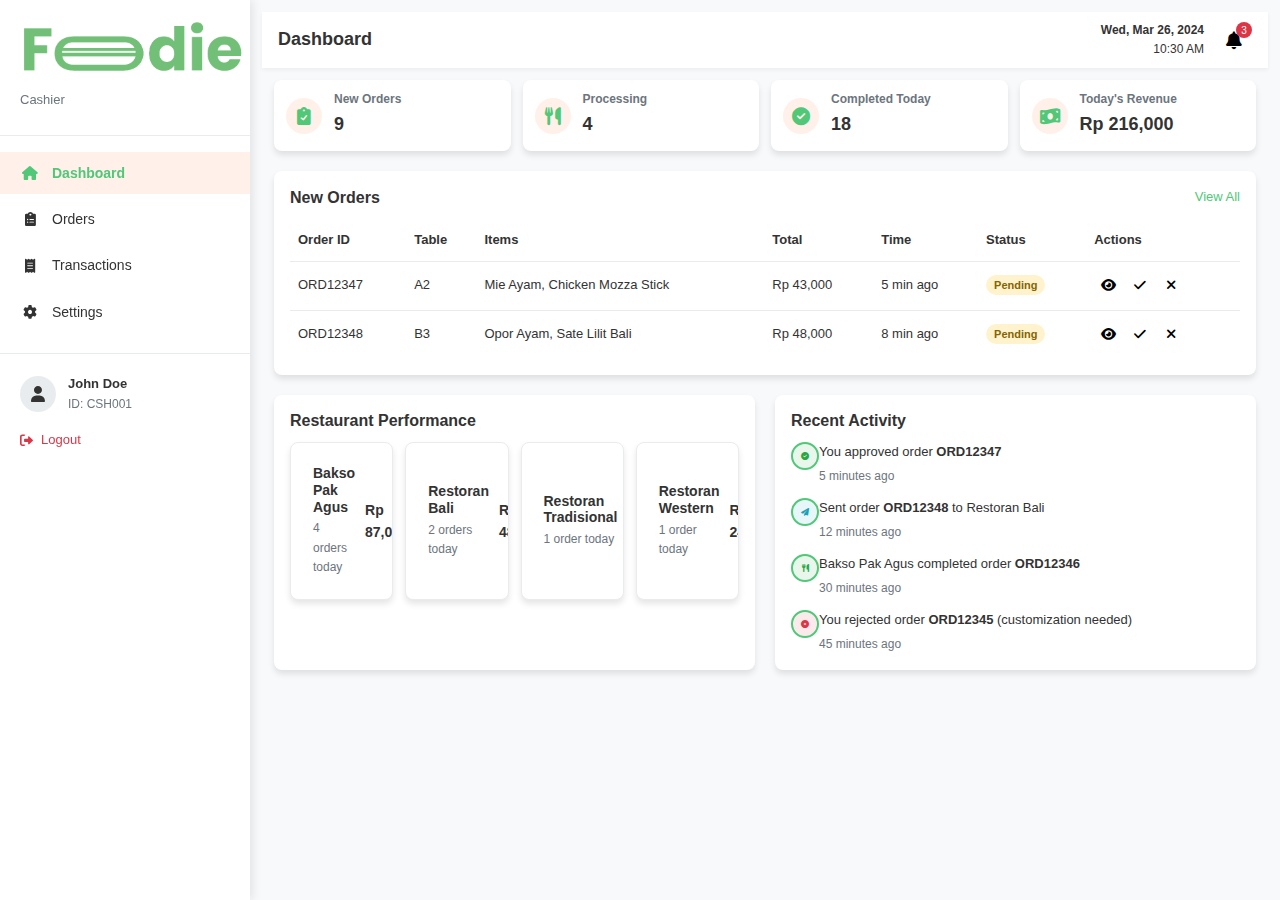
<file: cashier/index.html>
<!DOCTYPE html>
<html lang="en">
<head>
    <meta charset="UTF-8">
    <meta name="viewport" content="width=device-width, initial-scale=1.0">
    <title>Foodie - Cashier Dashboard</title>
    <link rel="stylesheet" href="../css/style.css">
    <link rel="stylesheet" href="https://cdnjs.cloudflare.com/ajax/libs/font-awesome/6.0.0-beta3/css/all.min.css">
</head>
<body class="dashboard-page">
    <aside class="sidebar">
        <div class="sidebar-header">
            <img class="logo" src="../assets/logo/LogoFoodie.png" alt="" srcset="">
            <p class="role">Cashier</p>
        </div>
        
        <nav class="sidebar-nav">
            <ul>
                <li class="active"><a href="index.html"><i class="fas fa-home"></i> Dashboard</a></li>
                <li><a href="orders.html"><i class="fas fa-clipboard-list"></i> Orders</a></li>
                <li><a href="transactions.html"><i class="fas fa-receipt"></i> Transactions</a></li>
                <li><a href="settings.html"><i class="fas fa-cog"></i> Settings</a></li>
            </ul>
        </nav>
        
        <div class="sidebar-footer">
            <div class="user-info">
                <div class="user-avatar">
                    <i class="fas fa-user"></i>
                </div>
                <div class="user-details">
                    <p id="user-name">John Doe</p>
                    <p id="user-id">ID: CSH001</p>
                </div>
            </div>
            <a href="../login_cashier.html" class="logout-button"><i class="fas fa-sign-out-alt"></i> Logout</a>
        </div>
    </aside>
    
    <main class="main-content">
        <header class="dashboard-header">
            <div class="header-left">
                <button id="toggle-sidebar" class="toggle-sidebar">
                    <i class="fas fa-bars"></i>
                </button>
                <h2>Dashboard</h2>
            </div>
            <div class="header-right">
                <div class="date-time">
                    <span id="current-date">Wed, Mar 26, 2024</span>
                    <span id="current-time">10:30 AM</span>
                </div>
                <div class="notifications">
                    <button id="notification-button" class="notification-button">
                        <i class="fas fa-bell"></i>
                        <span class="notification-badge">3</span>
                    </button>
                </div>
            </div>
        </header>
        
        <div class="dashboard-container">
            <div class="stats-cards">
                <div class="stat-card">
                    <div class="stat-icon">
                        <i class="fas fa-clipboard-check"></i>
                    </div>
                    <div class="stat-info">
                        <h3>New Orders</h3>
                        <p id="new-orders-count">9</p>
                    </div>
                </div>
                
                <div class="stat-card">
                    <div class="stat-icon">
                        <i class="fas fa-utensils"></i>
                    </div>
                    <div class="stat-info">
                        <h3>Processing</h3>
                        <p id="processing-orders-count">4</p>
                    </div>
                </div>
                
                <div class="stat-card">
                    <div class="stat-icon">
                        <i class="fas fa-check-circle"></i>
                    </div>
                    <div class="stat-info">
                        <h3>Completed Today</h3>
                        <p id="completed-orders-count">18</p>
                    </div>
                </div>
                
                <div class="stat-card">
                    <div class="stat-icon">
                        <i class="fas fa-money-bill-wave"></i>
                    </div>
                    <div class="stat-info">
                        <h3>Today's Revenue</h3>
                        <p id="today-revenue">Rp 216,000</p>
                    </div>
                </div>
            </div>
            
            <div class="orders-section">
                <div class="section-header">
                    <h3>New Orders</h3>
                    <a href="orders.html" class="view-all">View All</a>
                </div>
                
                <div class="orders-table-container">
                    <table class="orders-table">
                        <thead>
                            <tr>
                                <th>Order ID</th>
                                <th>Table</th>
                                <th>Items</th>
                                <th>Total</th>
                                <th>Time</th>
                                <th>Status</th>
                                <th>Actions</th>
                            </tr>
                        </thead>
                        <tbody id="new-orders-table">
                            <tr>
                                <td>ORD12347</td>
                                <td>A2</td>
                                <td>Mie Ayam, Chicken Mozza Stick</td>
                                <td>Rp 43,000</td>
                                <td>5 min ago</td>
                                <td><span class="status-badge pending">Pending</span></td>
                                <td>
                                    <button class="action-button view-button"><i class="fas fa-eye"></i></button>
                                    <button class="action-button approve-button"><i class="fas fa-check"></i></button>
                                    <button class="action-button reject-button"><i class="fas fa-times"></i></button>
                                </td>
                            </tr>
                            <tr>
                                <td>ORD12348</td>
                                <td>B3</td>
                                <td>Opor Ayam, Sate Lilit Bali</td>
                                <td>Rp 48,000</td>
                                <td>8 min ago</td>
                                <td><span class="status-badge pending">Pending</span></td>
                                <td>
                                    <button class="action-button view-button"><i class="fas fa-eye"></i></button>
                                    <button class="action-button approve-button"><i class="fas fa-check"></i></button>
                                    <button class="action-button reject-button"><i class="fas fa-times"></i></button>
                                </td>
                            </tr>
                        </tbody>
                    </table>
                </div>
            </div>
            
            <div class="dashboard-bottom">
                <div class="restaurant-performance">
                    <div class="section-header">
                        <h3>Restaurant Performance</h3>
                    </div>
                    <div class="restaurant-stats">
                        <div class="restaurant-card">
                            <div class="restaurant-info">
                                <h4>Bakso Pak Agus</h4>
                                <p>4 orders today</p>
                            </div>
                            <div class="restaurant-revenue">
                                <p>Rp 87,000</p>
                            </div>
                        </div>
                        <div class="restaurant-card">
                            <div class="restaurant-info">
                                <h4>Restoran Bali</h4>
                                <p>2 orders today</p>
                            </div>
                            <div class="restaurant-revenue">
                                <p>Rp 48,000</p>
                            </div>
                        </div>
                        <div class="restaurant-card">
                            <div class="restaurant-info">
                                <h4>Restoran Tradisional</h4>
                                <p>1 order today</p>
                            </div>
                            <div class="restaurant-revenue">
                                <p>Rp 24,000</p>
                            </div>
                        </div>
                        <div class="restaurant-card">
                            <div class="restaurant-info">
                                <h4>Restoran Western</h4>
                                <p>1 order today</p>
                            </div>
                            <div class="restaurant-revenue">
                                <p>Rp 24,000</p>
                            </div>
                        </div>
                    </div>
                </div>
                
                <div class="recent-activity">
                    <div class="section-header">
                        <h3>Recent Activity</h3>
                    </div>
                    <div class="activity-list">
                        <div class="activity-item">
                            <div class="activity-icon approve-icon">
                                <i class="fas fa-check-circle"></i>
                            </div>
                            <div class="activity-details">
                                <p class="activity-text">You approved order <strong>ORD12347</strong></p>
                                <p class="activity-time">5 minutes ago</p>
                            </div>
                        </div>
                        <div class="activity-item">
                            <div class="activity-icon send-icon">
                                <i class="fas fa-paper-plane"></i>
                            </div>
                            <div class="activity-details">
                                <p class="activity-text">Sent order <strong>ORD12348</strong> to Restoran Bali</p>
                                <p class="activity-time">12 minutes ago</p>
                            </div>
                        </div>
                        <div class="activity-item">
                            <div class="activity-icon complete-icon">
                                <i class="fas fa-utensils"></i>
                            </div>
                            <div class="activity-details">
                                <p class="activity-text">Bakso Pak Agus completed order <strong>ORD12346</strong></p>
                                <p class="activity-time">30 minutes ago</p>
                            </div>
                        </div>
                        <div class="activity-item">
                            <div class="activity-icon reject-icon">
                                <i class="fas fa-times-circle"></i>
                            </div>
                            <div class="activity-details">
                                <p class="activity-text">You rejected order <strong>ORD12345</strong> (customization needed)</p>
                                <p class="activity-time">45 minutes ago</p>
                            </div>
                        </div>
                    </div>
                </div>
            </div>
        </div>
    </main>
</body>
</html>
</file>
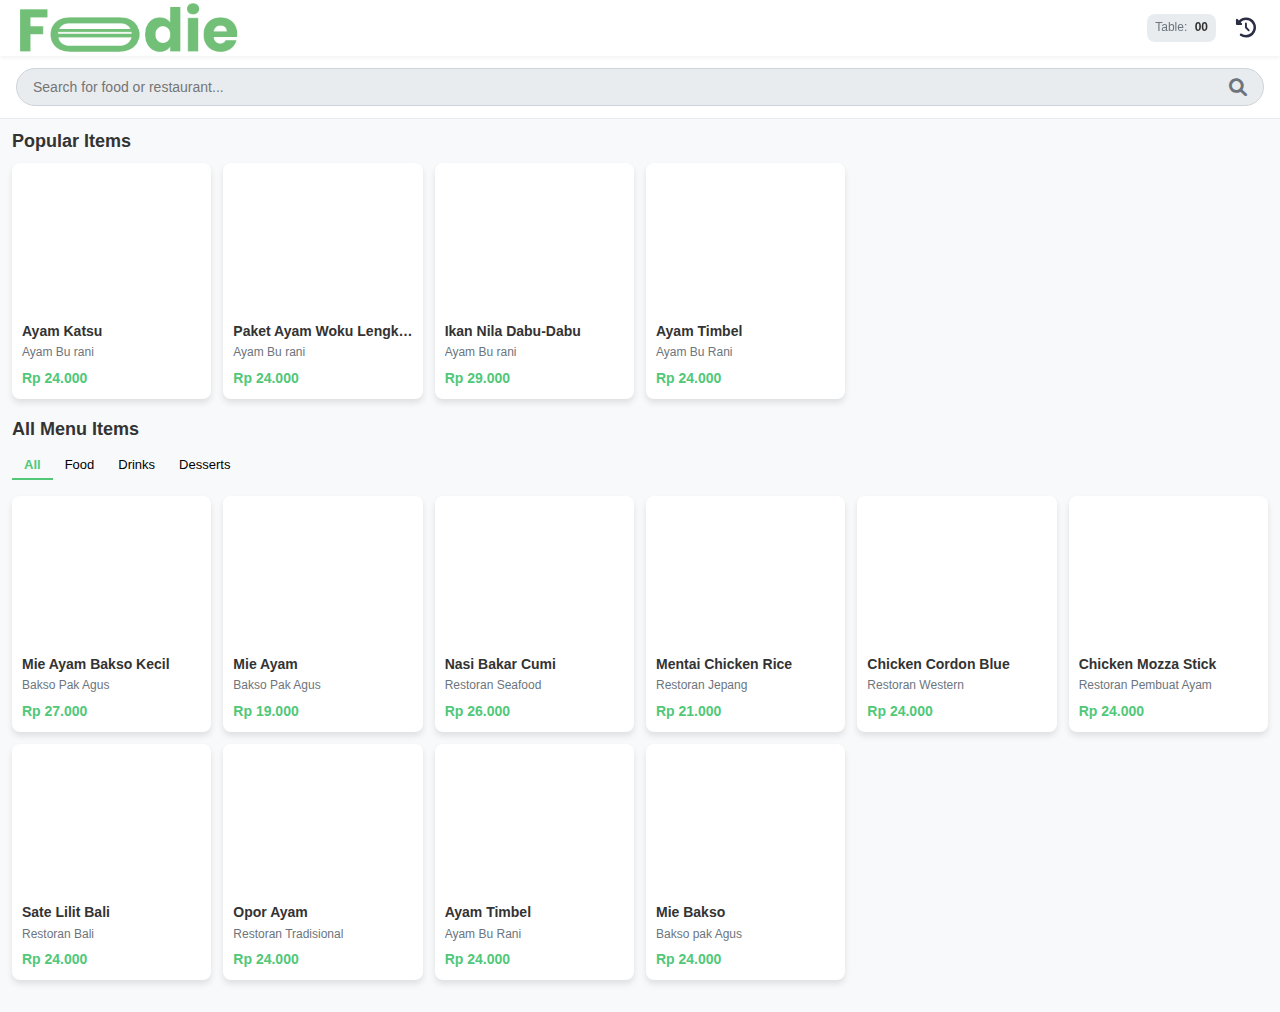
<file: customer/index.html>
<!DOCTYPE html>
<html lang="en">
<head>
    <meta charset="UTF-8">
    <meta name="viewport" content="width=device-width, initial-scale=1.0">
    <title>Foodie - Menu</title>
    <link rel="stylesheet" href="../css/style.css">
    <link rel="stylesheet" href="https://cdnjs.cloudflare.com/ajax/libs/font-awesome/6.0.0-beta3/css/all.min.css">
</head>
<body>
    <header>
        <div class="header-container">
            <div class="header-left">
                <img class="logo" src="../assets/logo/LogoFoodie.png" alt="" srcset="">
            </div>
            <div class="header-right">
                <div class="table-info">
                    <span class="table-label">Table:</span>
                    <span id="table-id" class="table-id">##</span>
                </div>
                <div class="history-button">
                    <a href="history.html"><i class="fas fa-history"></i></a>
                </div>
            </div>
        </div>
    </header>
    
    <div class="search-container">
        <div class="search-bar">
            <input type="text" id="search-input" placeholder="Search for food or restaurant...">
            <button id="search-button"><i class="fas fa-search"></i></button>
        </div>
    </div>
    
    <main>
        <section class="restaurants-section" style="display: none;">
            <h2>Choose a Restaurant</h2>
            <div class="restaurant-list" id="restaurant-list">
                <div class="restaurant-card">
                    <div class="restaurant-image" style="background-image: url('../assets/restaurant-1.jpg')"></div>
                    <div class="restaurant-info">
                        <h3 class="restaurant-name">Warung Padang</h3>
                        <p class="restaurant-category">Indonesian</p>
                        <div class="restaurant-rating">
                            <span class="rating-star"><i class="fas fa-star"></i></span>
                            <span>4.5</span>
                        </div>
                    </div>
                </div>
                <div class="restaurant-card">
                    <div class="restaurant-image" style="background-image: url('../assets/restaurant-2.jpg')"></div>
                    <div class="restaurant-info">
                        <h3 class="restaurant-name">Sushi Corner</h3>
                        <p class="restaurant-category">Japanese</p>
                        <div class="restaurant-rating">
                            <span class="rating-star"><i class="fas fa-star"></i></span>
                            <span>4.3</span>
                        </div>
                    </div>
                </div>
                <div class="restaurant-card">
                    <div class="restaurant-image" style="background-image: url('../assets/restaurant-3.jpg')"></div>
                    <div class="restaurant-info">
                        <h3 class="restaurant-name">Burger House</h3>
                        <p class="restaurant-category">Fast Food</p>
                        <div class="restaurant-rating">
                            <span class="rating-star"><i class="fas fa-star"></i></span>
                            <span>4.1</span>
                        </div>
                    </div>
                </div>
                <div class="restaurant-card">
                    <div class="restaurant-image" style="background-image: url('../assets/restaurant-4.jpg')"></div>
                    <div class="restaurant-info">
                        <h3 class="restaurant-name">Coffee Haven</h3>
                        <p class="restaurant-category">Cafe</p>
                        <div class="restaurant-rating">
                            <span class="rating-star"><i class="fas fa-star"></i></span>
                            <span>4.7</span>
                        </div>
                    </div>
                </div>
            </div>
        </section>
        
        <section class="popular-items-section">
            <h2>Popular Items</h2>
            <div class="menu-items" id="popular-items">
                <div class="menu-item"  onclick="redirectToDetail(this)">
                    <div class="menu-item-image" style="background-image: url('https://i.gojekapi.com/darkroom/gofood-indonesia/v2/images/uploads/e742f588-70bd-49df-8b46-95505b8a266b_Go-Biz_20221107_095331.jpeg?auto=format')"></div>
                    <div class="menu-item-info">
                        <p class="menu-item-desc" style="display: none;">Nasi + katsu</p>
                        <h3 class="menu-item-name">Ayam Katsu</h3>
                        <p class="menu-item-restaurant">Ayam Bu rani</p>
                        <p class="menu-item-price">Rp 24.000</p>
                    </div>
                </div>
                <div class="menu-item"  onclick="redirectToDetail(this)">
                    <div class="menu-item-image" style="background-image: url('https://i.gojekapi.com/darkroom/gofood-indonesia/v2/images/uploads/9242910b-d13d-4093-9782-3e118c8ab527_Go-Biz_20230320_165702.jpeg?auto=format')"></div>
                    <div class="menu-item-info">
                        <h3 class="menu-item-name">Paket Ayam Woku Lengkap</h3>
                        <p class="menu-item-desc" style="display: none;">Nasi + Ayam Woku/Dabu2/Saus Tiram + Tahu + Tempe</p>
                        <p class="menu-item-restaurant">Ayam Bu rani</p>
                        <p class="menu-item-price">Rp 24.000</p>
                    </div>
                </div>
                <div class="menu-item"  onclick="redirectToDetail(this)">
                    <div class="menu-item-image" style="background-image: url('https://i.gojekapi.com/darkroom/gofood-indonesia/v2/images/uploads/7b989d97-45f6-4667-a9e4-d4f5976f0f00_Go-Biz_20230320_172239.jpeg?auto=format')"></div>
                    <div class="menu-item-info">
                        <p class="menu-item-desc" style="display: none;">Nasi + Ikan Nila + Tahu + Tempe + Sambal</p>
                        <h3 class="menu-item-name">Ikan Nila Dabu-Dabu</h3>
                        <p class="menu-item-restaurant">Ayam Bu rani</p>
                        <p class="menu-item-price">Rp 29.000</p>
                    </div>
                </div>
                <div class="menu-item"  onclick="redirectToDetail(this)">
                    <div class="menu-item-image" style="background-image: url('https://i.gojekapi.com/darkroom/gofood-indonesia/v2/images/uploads/8f03edd0-cf1a-43ad-996d-9e761a5d6989_Go-Biz_20240209_112217.jpeg?auto=format')"></div>
                    <div class="menu-item-info">
                        <h3 class="menu-item-name">Ayam Timbel</h3>
                        <p class="menu-item-desc" style="display: none;">Ayam Timbel + Nasi + Tahu dan Tempe + Sambal</p>
                        <p class="menu-item-restaurant">Ayam Bu Rani</p>
                        <p class="menu-item-price">Rp 24.000</p>
                    </div>
                </div>
            </div>
        </section>
        
        <section class="menu-section" id="menu-section">
            <h2>All Menu Items</h2>
            <div class="category-tabs">
                <button class="category-tab active" data-category="all">All</button>
                <button class="category-tab" data-category="food">Food</button>
                <button class="category-tab" data-category="drink">Drinks</button>
                <button class="category-tab" data-category="dessert">Desserts</button>
            </div>
            <div class="menu-items" id="menu-items">
                <div class="menu-item"  onclick="redirectToDetail(this)">
                    <div class="menu-item-image" style="background-image: url('https://i.gojekapi.com/darkroom/gofood-indonesia/v2/images/uploads/b1efd145-a7aa-485c-afa1-557545510659_Go-Biz_20240209_115317.jpeg?auto=format')"></div>
                    <div class="menu-item-info">
                        <h3 class="menu-item-name">Mie Ayam Bakso Kecil</h3>
                        <p class="menu-item-desc" style="display: none;">Mie Ayam + Bakso Kecil (5 Biji)</p>
                        <p class="menu-item-restaurant">Bakso Pak Agus</p>
                        <p class="menu-item-price">Rp 27.000</p>
                    </div>
                </div>
                <div class="menu-item"  onclick="redirectToDetail(this)">
                    <div class="menu-item-image" style="background-image: url('https://i.gojekapi.com/darkroom/gofood-indonesia/v2/images/uploads/54912b49-c99a-4495-8982-91144b405d18_Go-Biz_20240209_115112.jpeg?auto=format')"></div>
                    <div class="menu-item-info">
                        <h3 class="menu-item-name">Mie Ayam</h3>
                        <p class="menu-item-desc" style="display: none;">Mie Ayam Saja</p>
                        <p class="menu-item-restaurant">Bakso Pak Agus</p>
                        <p class="menu-item-price">Rp 19.000</p>
                    </div>
                </div>
                <div class="menu-item"  onclick="redirectToDetail(this)">
                    <div class="menu-item-image" style="background-image: url('https://i.gojekapi.com/darkroom/gofood-indonesia/v2/images/uploads/9ad94721-bd13-4bed-a3e8-06f19b19a276_Go-Biz_20240209_114808.jpeg?auto=format')"></div>
                    <div class="menu-item-info">
                        <h3 class="menu-item-name">Nasi Bakar Cumi</h3>
                        <p class="menu-item-desc" style="display: none;"></p>
                        <p class="menu-item-restaurant">Restoran Seafood</p>
                        <p class="menu-item-price">Rp 26.000</p>
                    </div>
                </div>
                <div class="menu-item"  onclick="redirectToDetail(this)">
                    <div class="menu-item-image" style="background-image: url('https://i.gojekapi.com/darkroom/gofood-indonesia/v2/images/uploads/47d97db5-ddb8-4819-be78-432c7a57e434_Go-Biz_20240209_122826.jpeg?auto=format')"></div>
                    <div class="menu-item-info">
                        <h3 class="menu-item-name">Mentai Chicken Rice</h3>
                        <p class="menu-item-desc" style="display: none;">Nasi + Ayam + Saus Mentai</p>
                        <p class="menu-item-restaurant">Restoran Jepang</p>
                        <p class="menu-item-price">Rp 21.000</p>
                    </div>
                </div>
                <div class="menu-item"  onclick="redirectToDetail(this)">
                    <div class="menu-item-image" style="background-image: url('https://i.gojekapi.com/darkroom/gofood-indonesia/v2/images/uploads/72ee791e-c8dc-4444-ba11-b8ac7f21b486_Go-Biz_20240209_113134.jpeg?auto=format')"></div>
                    <div class="menu-item-info">
                        <h3 class="menu-item-name">Chicken Cordon Blue</h3>
                        <p class="menu-item-desc" style="display: none;">Chicken Cordon Blue + Nasi/kentang</p>
                        <p class="menu-item-restaurant">Restoran Western</p>
                        <p class="menu-item-price">Rp 24.000</p>
                    </div>            
                </div>
                <div class="menu-item"  onclick="redirectToDetail(this)">
                    <div class="menu-item-image" style="background-image: url('https://i.gojekapi.com/darkroom/gofood-indonesia/v2/images/uploads/ff2bdcf0-2b29-455a-9adf-b1ca14fc05c0_Go-Biz_20240209_113608.jpeg?auto=format')"></div>
                    <div class="menu-item-info">
                        <h3 class="menu-item-name">Chicken Mozza Stick</h3>
                        <p class="menu-item-desc" style="display: none;">Chicken Moza Stick + Nasi/kentang</p>
                        <p class="menu-item-restaurant">Restoran Pembuat Ayam</p>
                        <p class="menu-item-price">Rp 24.000</p>
                    </div>            
                </div>
                <div class="menu-item"  onclick="redirectToDetail(this)">
                    <div class="menu-item-image" style="background-image: url('https://i.gojekapi.com/darkroom/gofood-indonesia/v2/images/uploads/82f1ea2d-38f1-4e6e-88d5-d9ab6048f4d7_Go-Biz_20240209_113909.jpeg?auto=format')"></div>
                    <div class="menu-item-info">
                        <h3 class="menu-item-name">Sate Lilit Bali</h3>
                        <p class="menu-item-desc" style="display: none;">Sate Lilit Bali (Ayam/ikan Dori) + Nasi/kentang</p>
                        <p class="menu-item-restaurant">Restoran Bali</p>
                        <p class="menu-item-price">Rp 24.000</p>
                    </div>
                </div>
                <div class="menu-item"  onclick="redirectToDetail(this)">
                    <div class="menu-item-image" style="background-image: url('https://i.gojekapi.com/darkroom/gofood-indonesia/v2/images/uploads/c841ae5e-2c45-4d04-b7a7-bc259636769f_Go-Biz_20240209_114328.jpeg?auto=format')"></div>
                    <div class="menu-item-info">
                        <h3 class="menu-item-name">Opor Ayam</h3>
                        <p class="menu-item-desc" style="display: none;">Opor Ayam + Nasi/lontong</p>
                        <p class="menu-item-restaurant">Restoran Tradisional</p>
                        <p class="menu-item-price">Rp 24.000</p>
                    </div>
                </div>
                <div class="menu-item"  onclick="redirectToDetail(this)">
                    <div class="menu-item-image" style="background-image: url('https://i.gojekapi.com/darkroom/gofood-indonesia/v2/images/uploads/8f03edd0-cf1a-43ad-996d-9e761a5d6989_Go-Biz_20240209_112217.jpeg?auto=format')"></div>
                    <div class="menu-item-info">
                        <h3 class="menu-item-name">Ayam Timbel</h3>
                        <p class="menu-item-desc" style="display: none;">Ayam Timbel + Nasi + Tahu dan Tempe + Sambal</p>
                        <p class="menu-item-restaurant">Ayam Bu Rani</p>
                        <p class="menu-item-price">Rp 24.000</p>
                    </div>
                </div>
                <div class="menu-item"  onclick="redirectToDetail(this)">
                    <div class="menu-item-image" style="background-image: url('https://i.gojekapi.com/darkroom/gofood-indonesia/v2/images/uploads/4f4d98f1-bfd3-441b-b352-726c4448c97c_Go-Biz_20240209_115211.jpeg?auto=format')"></div>
                    <div class="menu-item-info">
                        <h3 class="menu-item-name">Mie Bakso</h3>
                        <p class="menu-item-desc" style="display: none;">Mie/Bihun + Bakso Urat / Telur / Cincang + Bakso Kecil + Sayur</p>
                        <p class="menu-item-restaurant">Bakso pak Agus</p>
                        <p class="menu-item-price">Rp 24.000</p>
                    </div>
                </div>
            </div>
        </section>
    </main>
    
    <div id="checkout-bar" class="checkout-bar hidden">
        <div class="checkout-info">
            <div class="cart-icon">
                <i class="fas fa-shopping-cart"></i>
                <span id="cart-count" class="cart-count">0</span>
            </div>
            <div class="checkout-summary">
                <span id="total-items">0 items</span>
                <span id="total-price">Rp 0</span>
            </div>
        </div>
        <button id="checkout-button" class="checkout-button">CHECKOUT</button>
    </div>
    
    <!-- Bottom Navigation -->
    <div class="bottom-nav">
        <a href="index.html" class="bottom-nav-item active">
            <div class="bottom-nav-icon"><i class="fas fa-home"></i></div>
            <span>Home</span>
        </a>
        <a href="#" class="bottom-nav-item">
            <div class="bottom-nav-icon"><i class="fas fa-search"></i></div>
            <span>Search</span>
        </a>
        <a href="cart.html" class="bottom-nav-item">
            <div class="bottom-nav-icon">
                <i class="fas fa-shopping-cart"></i>
                <span id="nav-cart-count" class="cart-count hidden">0</span>
            </div>
            <span>Cart</span>
        </a>
        <a href="history.html" class="bottom-nav-item">
            <div class="bottom-nav-icon"><i class="fas fa-history"></i></div>
            <span>History</span>
        </a>
    </div>

<script>
    const params = new URLSearchParams(window.location.search);
    const tableNumber = params.get("table");

    // Jika parameter "table" ada, ubah teksnya
    if (tableNumber) {
        document.getElementById("table-id").textContent = tableNumber;
    } else {
        tableNumber = document.getElementById("table-id").textContent = "00";
    }


    function redirectToDetail(element) {
        const name = element.querySelector(".menu-item-name").textContent;
        const restaurant = element.querySelector(".menu-item-restaurant").textContent;
        const price = element.querySelector(".menu-item-price").textContent;
        const description = element.querySelector(".menu-item-desc").textContent;
        const img = element.querySelector(".menu-item-image").style.backgroundImage;

        // img hash
        // console.log(img);

        // console.log(tableNumber);
       
        const url = `item-detail.html?name=${encodeURIComponent(name)}&restaurant=${encodeURIComponent(restaurant)}&price=${encodeURIComponent(price)}&desc=${encodeURIComponent(description)}&img=${encodeURIComponent(img)}`;
        
         // Cek apakah ada tableNumber, jika ada tambahkan ke URL
        if (tableNumber) {
            window.location.href = url + `&table=${encodeURIComponent(tableNumber)}`;
        } else {
            window.location.href = url;
        }
    }
</script>    
</body>
</html>
</file>
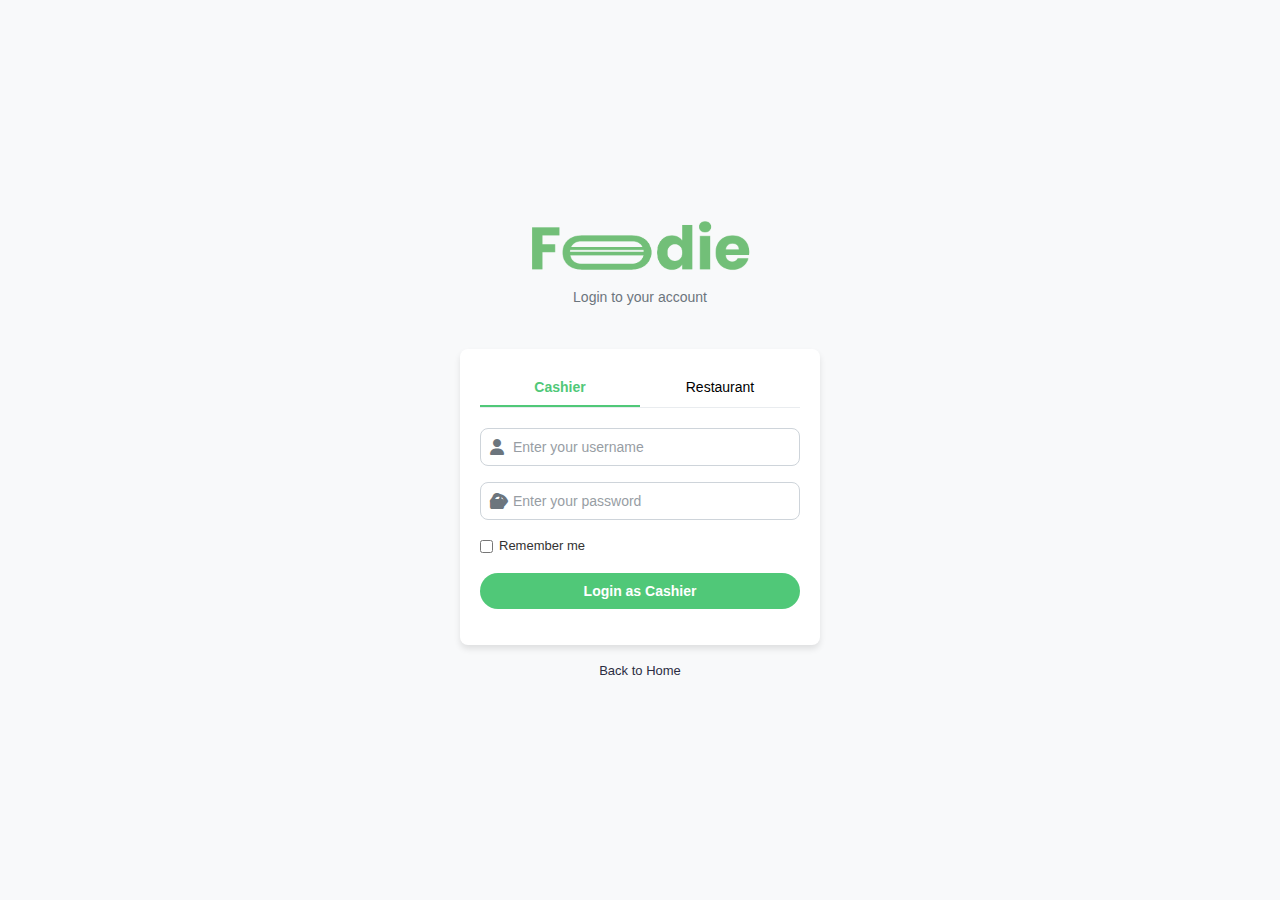
<file: login_cashier.html>
<!DOCTYPE html>
<html lang="en">
<head>
    <meta charset="UTF-8">
    <meta name="viewport" content="width=device-width, initial-scale=1.0">
    <title>Foodie - Login</title>
    <link rel="stylesheet" href="css/style.css">
    <link rel="stylesheet" href="https://cdnjs.cloudflare.com/ajax/libs/font-awesome/6.4.0/css/all.min.css">
</head>
<body>
    <div class="login-page">
        <div class="login-container">
            <div class="login-header">
                <img class="logo" src="./assets/logo/LogoFoodie.png" alt="" srcset="">
                <p class="subtitle">Login to your account</p>
            </div>
            <div class="login-form-container">
                <div class="login-tabs">
                    <button class="login-tab active" data-tab="cashier">Cashier</button>
                    <button class="login-tab" data-tab="restaurant"  onclick="window.location.href='login_restaurant.html'">Restaurant</button>
                </div>
                <form action="./cashier/index.html" method="get">
                <div class="login-form" id="cashier-form">
                    <div class="input-with-icon">
                        <i class="fas fa-user"></i>
                        <input type="text" id="cashier-username" placeholder="Enter your username">
                    </div>
                    
                    <div class="input-with-icon">
                        <i class="fas fa-lock"></i>
                        <input type="password" id="cashier-password" placeholder="Enter your password">
                        <i class="fas fa-eye toggle-password"></i>
                    </div>
                    
                    <div class="remember-me">
                        <input type="checkbox" id="cashier-remember">
                        <label for="cashier-remember">Remember me</label>
                    </div>
                    
                    <div class="login-error hidden" id="cashier-error">
                        Invalid username or password. Please try again.
                    </div>
                    
                    <button class="login-button" id="cashier-login-btn">Login as Cashier</button>
                </div>
                
                <div class="login-form hidden" id="restaurant-form">
                    <div class="select-with-icon">
                        <i class="fas fa-store"></i>
                        <select id="restaurant-select">
                            <option value="">Select restaurant</option>
                            <option value="1">Warung Padang</option>
                            <option value="2">Sushi Corner</option>
                            <option value="3">Pizza Palace</option>
                            <option value="4">Coffee Haven</option>
                        </select>
                    </div>
                    
                    <div class="input-with-icon">
                        <i class="fas fa-user"></i>
                        <input type="text" id="restaurant-username" placeholder="Enter your username">
                    </div>
                    
                    <div class="input-with-icon">
                        <i class="fas fa-lock"></i>
                        <input type="password" id="restaurant-password" placeholder="Enter your password">
                        <i class="fas fa-eye toggle-password"></i>
                    </div>
                    
                    <div class="remember-me">
                        <input type="checkbox" id="restaurant-remember">
                        <label for="restaurant-remember">Remember me</label>
                    </div>
                    
                    <div class="login-error hidden" id="restaurant-error">
                        Invalid credentials. Please try again.
                    </div>
                    
                    <button class="login-button" id="restaurant-login-btn">Login as Restaurant</button>
                </div>
            </form>
            </div>
            
            <div class="back-to-home">
                <a href="index.html">Back to Home</a>
            </div>
        </div>
    </div>

    <!-- <script src="js/login.js"></script> -->
</body>
</html>
</file>
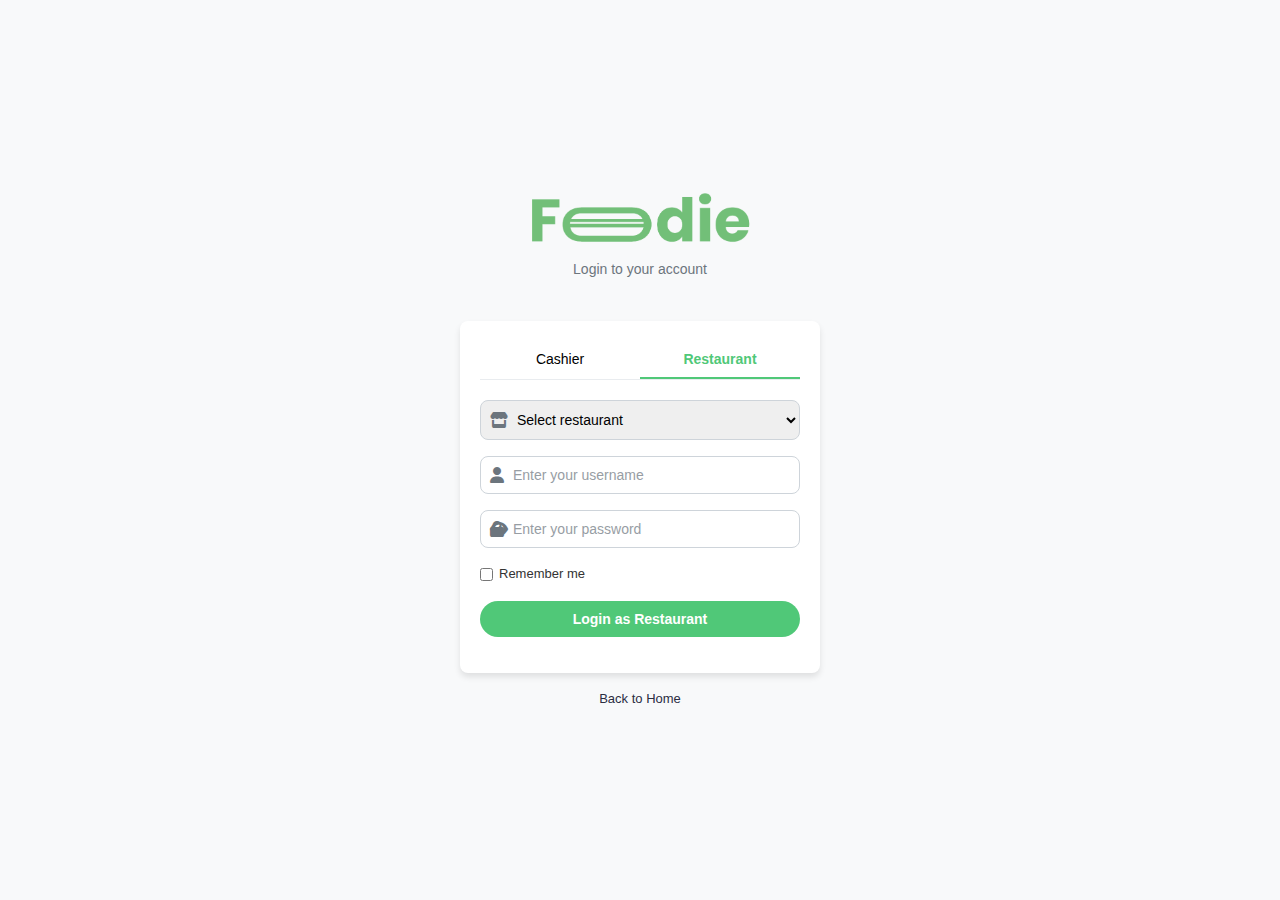
<file: login_restaurant.html>
<!DOCTYPE html>
<html lang="en">
<head>
    <meta charset="UTF-8">
    <meta name="viewport" content="width=device-width, initial-scale=1.0">
    <title>Foodie - Login</title>
    <link rel="stylesheet" href="css/style.css">
    <link rel="stylesheet" href="https://cdnjs.cloudflare.com/ajax/libs/font-awesome/6.4.0/css/all.min.css">
</head>
<body>
    <div class="login-page">
        <div class="login-container">
            <div class="login-header">
                <img class="logo" src="./assets/logo/LogoFoodie.png" alt="" srcset="">
                <p class="subtitle">Login to your account</p>
            </div>
            
            <div class="login-form-container">
                <div class="login-tabs">
                    <button class="login-tab"  onclick="window.location.href='login_cashier.html'" data-tab="cashier">Cashier</button>
                    <button class="login-tab active" data-tab="restaurant">Restaurant</button>
                </div>
                <form action="./restaurant/index.html" method="get">
                <div class="login-form hidden" id="cashier-form">
                    <div class="input-with-icon">
                        <i class="fas fa-user"></i>
                        <input type="text" id="cashier-username" placeholder="Enter your username">
                    </div>
                    
                    <div class="input-with-icon">
                        <i class="fas fa-lock"></i>
                        <input type="password" id="cashier-password" placeholder="Enter your password">
                        <i class="fas fa-eye toggle-password"></i>
                    </div>
                    
                    <div class="remember-me">
                        <input type="checkbox" id="cashier-remember">
                        <label for="cashier-remember">Remember me</label>
                    </div>
                    
                    <div class="login-error hidden" id="cashier-error">
                        Invalid username or password. Please try again.
                    </div>
                    
                    <button class="login-button" id="cashier-login-btn">Login as Cashier</button>
                </div>
                
                <div class="login-form" id="restaurant-form">
                    <div class="select-with-icon">
                        <i class="fas fa-store"></i>
                        <select id="restaurant-select">
                            <option value="">Select restaurant</option>
                            <option value="1">Bakso Pak Agus</option>
                            <option value="2">Restoran Bali</option>
                            <option value="3">Ayam bu Rani</option>
                            <option value="4">Restoran Pembuat Ayam</option>
                        </select>
                    </div>
                    
                    <div class="input-with-icon">
                        <i class="fas fa-user"></i>
                        <input type="text" id="restaurant-username" placeholder="Enter your username">
                    </div>
                    
                    <div class="input-with-icon">
                        <i class="fas fa-lock"></i>
                        <input type="password" id="restaurant-password" placeholder="Enter your password">
                        <i class="fas fa-eye toggle-password"></i>
                    </div>
                    
                    <div class="remember-me">
                        <input type="checkbox" id="restaurant-remember">
                        <label for="restaurant-remember">Remember me</label>
                    </div>
                    
                    <div class="login-error hidden" id="restaurant-error">
                        Invalid credentials. Please try again.
                    </div>
                    
                    <button class="login-button" id="restaurant-login-btn">Login as Restaurant</button>
                </div>
            </div>
            </form>
            
            <div class="back-to-home">
                <a href="index.html">Back to Home</a>
            </div>
        </div>
    </div>

</body>
</html>
</file>
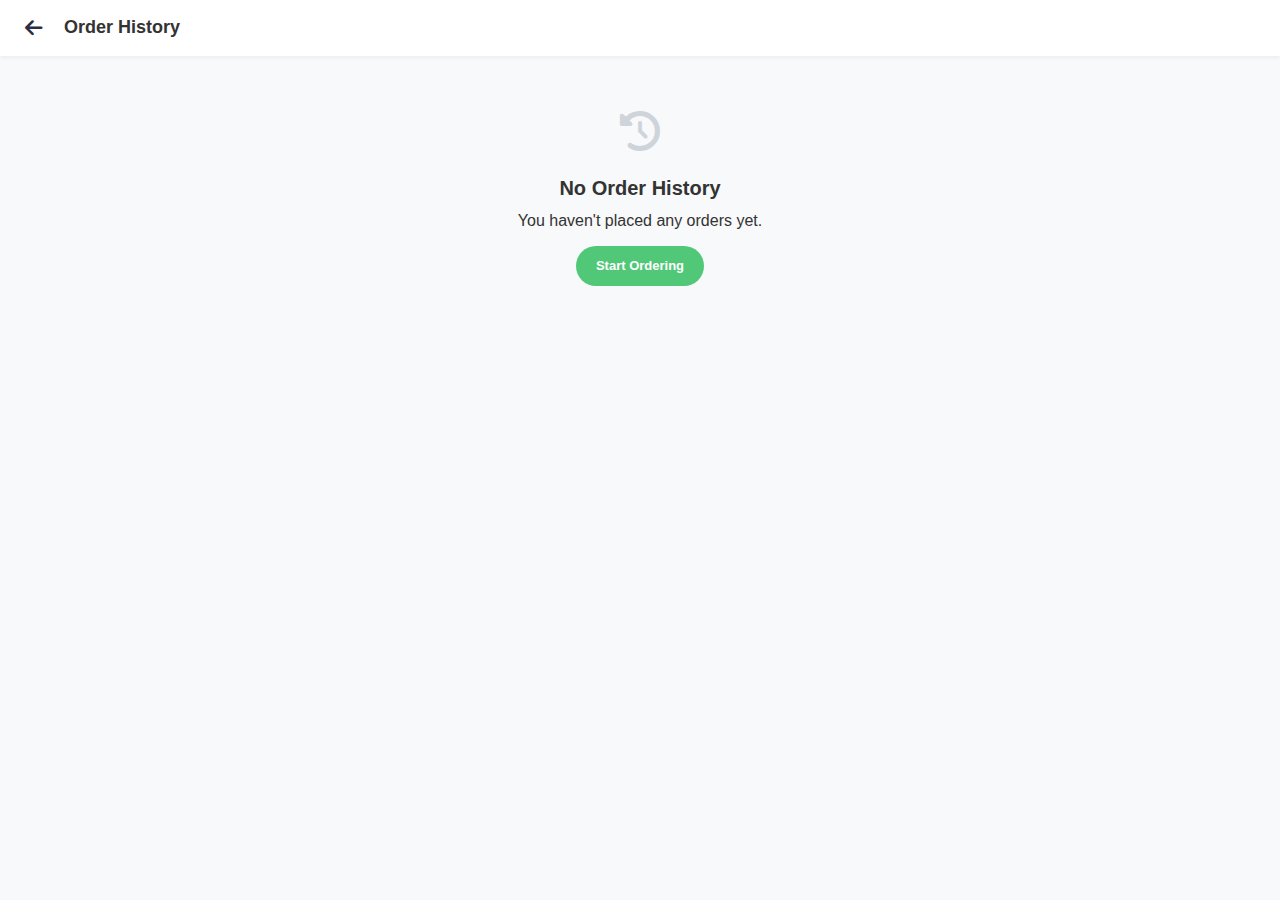
<file: customer/history.html>
<!DOCTYPE html>
<html lang="en">
<head>
    <meta charset="UTF-8">
    <meta name="viewport" content="width=device-width, initial-scale=1.0">
    <title>Foodie - Order History</title>
    <link rel="stylesheet" href="../css/style.css">
    <link rel="stylesheet" href="https://cdnjs.cloudflare.com/ajax/libs/font-awesome/6.0.0-beta3/css/all.min.css">
</head>
<body>
    <header>
        <div class="header-container">
            <div class="header-left">
                <a href="javascript:history.back()" class="back-button">
                    <i class="fas fa-arrow-left"></i>
                </a>
                <h1 class="page-title">Order History</h1>
            </div>
            <!-- <div class="header-right">
                <div class="table-info">
                    <span class="table-label">Table:</span>
                    <span id="table-id" class="table-id">A1</span>
                </div>
            </div> -->
        </div>
    </header>
    
    <main class="history-container">
        <div id="empty-state" class="empty-state">
            <div class="empty-icon">
                <i class="fas fa-history"></i>
            </div>
            <h2>No Order History</h2>
            <p>You haven't placed any orders yet.</p>
            <a href="index.html" class="start-ordering-button">Start Ordering</a>
        </div>
        
        <div id="orders-list" class="orders-list hidden">
            <!-- Order history will be populated via JavaScript -->
        </div>
    </main>
    
    <!-- Order Detail Modal -->
    <div id="order-detail-modal" class="modal">
        <div class="modal-content">
            <div class="modal-header">
                <h2>Order Details</h2>
                <span class="close-modal">&times;</span>
            </div>
            <div class="modal-body">
                <div class="order-detail-header">
                    <div class="order-id-date">
                        <p>Order #<span id="detail-order-id"></span></p>
                        <p id="detail-order-date"></p>
                    </div>
                    <div class="order-status">
                        <span id="detail-order-status"></span>
                    </div>
                </div>
                
                <div class="order-items-detail">
                    <h3>Items Ordered</h3>
                    <ul id="detail-order-items" class="detail-items-list">
                        <!-- Order items will be populated via JavaScript -->
                    </ul>
                </div>
                
                <div class="order-notes">
                    <h3>Order Notes</h3>
                    <p id="detail-order-notes"></p>
                </div>
                
                <div class="order-summary-detail">
                    <h3>Order Summary</h3>
                    <div class="summary-line">
                        <span>Subtotal</span>
                        <span id="detail-subtotal">Rp 0</span>
                    </div>
                    <div class="summary-line">
                        <span>Tax (10%)</span>
                        <span id="detail-tax">Rp 0</span>
                    </div>
                    <div class="summary-line discount hidden">
                        <span>Discount</span>
                        <span id="detail-discount">-Rp 0</span>
                    </div>
                    <div class="summary-line total">
                        <span>Total</span>
                        <span id="detail-total">Rp 0</span>
                    </div>
                </div>
                
                <div class="order-payment-detail">
                    <h3>Payment Information</h3>
                    <div class="detail-row">
                        <strong>Payment Method:</strong> <span id="detail-payment-method"></span>
                    </div>
                    <div class="detail-row">
                        <strong>Payment Status:</strong> <span id="detail-payment-status"></span>
                    </div>
                    <div class="detail-row">
                        <strong>Payment Time:</strong> <span id="detail-payment-time"></span>
                    </div>
                </div>
            </div>
        </div>
    </div>
    
    <!-- Bottom Navigation -->
    <div class="bottom-nav">
        <a href="index.html" class="bottom-nav-item">
            <div class="bottom-nav-icon"><i class="fas fa-home"></i></div>
            <span>Home</span>
        </a>
        <a href="#" class="bottom-nav-item">
            <div class="bottom-nav-icon"><i class="fas fa-search"></i></div>
            <span>Search</span>
        </a>
        <a href="cart.html" class="bottom-nav-item">
            <div class="bottom-nav-icon">
                <i class="fas fa-shopping-cart"></i>
                <span id="nav-cart-count" class="cart-count hidden">0</span>
            </div>
            <span>Cart</span>
        </a>
        <a href="history.html" class="bottom-nav-item active">
            <div class="bottom-nav-icon"><i class="fas fa-history"></i></div>
            <span>History</span>
        </a>
    </div>
    
    <!-- <script src="../js/history.js"></script> -->
</body>
</html>
</file>
<file: css/style.css>
/* General Styles */
:root {
    --primary-color: #50C878;
    --primary-dark: #4cbb71;
    --secondary-color: #2b2d42;
    --background-color: #f8f9fa;
    --text-color: #333;
    --light-gray: #e9ecef;
    --medium-gray: #ced4da;
    --dark-gray: #6c757d;
    --success-color: #28a745;
    --warning-color: #ffc107;
    --danger-color: #dc3545;
    --info-color: #17a2b8;
    --white: #ffffff;
    --shadow: 0 4px 6px rgba(0, 0, 0, 0.1);
    --border-radius: 8px;
    --transition: all 0.3s ease;
    --header-height: 56px;
  }
  
  * {
    margin: 0;
    padding: 0;
    box-sizing: border-box;
    -webkit-tap-highlight-color: transparent;
  }
  
  html {
    font-size: 16px;
  }
  
  body {
    font-family: "Segoe UI", Tahoma, Geneva, Verdana, sans-serif;
    color: var(--text-color);
    background-color: var(--background-color);
    line-height: 1.6;
    padding-bottom: 0; /* Changed from var(--bottom-nav-height) */
  }
  
  a {
    text-decoration: none;
    color: var(--secondary-color);
  }
  
  ul {
    list-style: none;
  }
  
  .container {
    width: 100%;
    padding: 0 12px;
    margin: 0 auto;
  }
  
  .hidden {
    display: none !important;
  }
  
  /* Typography */
  h1,
  h2,
  h3,
  h4,
  h5,
  h6 {
    font-weight: 700;
    line-height: 1.2;
    margin-bottom: 0.5rem;
  }
  
  h1 {
    font-size: 1.5rem;
  }
  
  h2 {
    font-size: 1.25rem;
  }
  
  h3 {
    font-size: 1rem;
  }
  
  /* QR Scanner Page */
  .qr-scanner-page {
    display: flex;
    align-items: center;
    justify-content: center;
    min-height: 100vh;
    background-color: var(--background-color);
    padding: 1rem;
  }
  
  .qr-container {
    width: 100%;
    max-width: 400px;
    text-align: center;
  }
  
  .logo-container {
    margin-bottom: 1.5rem;
  }
  
  .logo {
    /* font-size: 2rem;
    color: var(--primary-color);
    letter-spacing: -1px; */
    width: 25vh;
    height: auto;
  }
  
  .scanner-box {
    background-color: var(--white);
    border-radius: var(--border-radius);
    padding: 1rem;
    box-shadow: var(--shadow);
    margin-bottom: 1.5rem;
  }
  
  .scanner-header {
    margin-bottom: 1rem;
  }
  
  .scanner-header p {
    font-size: 0.875rem;
    color: var(--dark-gray);
  }
  
  .scanner-footer {
    margin-top: 1rem;
    color: var(--dark-gray);
    font-size: 0.75rem;
  }
  
  #qr-reader {
    width: 100%;
    height: 250px;
    margin: 0 auto;
    position: relative;
    background-color: var(--light-gray);
    border-radius: var(--border-radius);
    overflow: hidden;
  }
  
  .demo-buttons {
    margin-bottom: 1.5rem;
  }
  
  .demo-buttons p {
    font-size: 0.875rem;
    margin-bottom: 0.5rem;
  }
  
  .table-buttons {
    display: flex;
    justify-content: center;
    flex-wrap: wrap;
    gap: 0.5rem;
  }
  
  .table-buttons button {
    padding: 0.5rem 1rem;
    background-color: var(--white);
    border: 1px solid var(--medium-gray);
    border-radius: var(--border-radius);
    cursor: pointer;
    transition: var(--transition);
    font-size: 0.875rem;
  }
  
  .table-buttons button:hover,
  .table-buttons button:active {
    background-color: var(--light-gray);
  }
  
  .login-link a {
    color: var(--secondary-color);
    text-decoration: underline;
    font-size: 0.875rem;
  }
  
  /* Header Styles */
  header {
    background-color: var(--white);
    box-shadow: 0 2px 4px rgba(0, 0, 0, 0.05);
    position: sticky;
    top: 0;
    z-index: 100;
    height: var(--header-height);
  }
  
  .header-container {
    display: flex;
    justify-content: space-between;
    align-items: center;
    padding: 0 1rem;
    height: 100%;
  }
  
  .header-left {
    display: flex;
    align-items: center;
  }
  
  .back-button {
    margin-right: 0.75rem;
    font-size: 1.25rem;
    width: 36px;
    height: 36px;
    display: flex;
    align-items: center;
    justify-content: center;
    border-radius: 50%;
  }
  
  .back-button:active {
    background-color: var(--light-gray);
  }
  
  .page-title {
    font-size: 1.125rem;
    margin-bottom: 0;
  }
  
  .header-right {
    display: flex;
    align-items: center;
  }
  
  .table-info {
    background-color: var(--light-gray);
    padding: 0.25rem 0.5rem;
    border-radius: var(--border-radius);
    margin-right: 0.75rem;
    font-size: 0.75rem;
  }
  
  .table-label {
    color: var(--dark-gray);
    margin-right: 0.25rem;
  }
  
  .table-id {
    font-weight: 600;
  }
  
  .history-button {
    font-size: 1.25rem;
    width: 36px;
    height: 36px;
    display: flex;
    align-items: center;
    justify-content: center;
    border-radius: 50%;
  }
  
  .history-button:active {
    background-color: var(--light-gray);
  }
  
  /* Search Bar */
  .search-container {
    padding: 0.75rem 1rem;
    background-color: var(--white);
    border-bottom: 1px solid var(--light-gray);
  }
  
  .search-bar {
    display: flex;
    position: relative;
  }
  
  .search-bar input {
    flex: 1;
    padding: 0.625rem 2.5rem 0.625rem 1rem;
    border: 1px solid var(--medium-gray);
    border-radius: 50px;
    font-size: 0.875rem;
    background-color: var(--light-gray);
  }
  
  .search-bar button {
    position: absolute;
    right: 0.5rem;
    top: 50%;
    transform: translateY(-50%);
    background: none;
    border: none;
    color: var(--dark-gray);
    cursor: pointer;
    font-size: 1.125rem;
    width: 36px;
    height: 36px;
    display: flex;
    align-items: center;
    justify-content: center;
  }
  
  /* Main Content Styles */
  main {
    padding: 0.75rem;
    margin: 0 auto;
    max-width: 100%;
  }
  
  section {
    margin-bottom: 1.25rem;
  }
  
  section h2 {
    margin-bottom: 0.625rem;
    font-size: 1.125rem;
  }
  
  /* Restaurant List */
  .restaurant-list {
    display: grid;
    grid-template-columns: repeat(2, 1fr);
    gap: 0.75rem;
  }
  
  .restaurant-card {
    background-color: var(--white);
    border-radius: var(--border-radius);
    overflow: hidden;
    box-shadow: var(--shadow);
    transition: var(--transition);
    cursor: pointer;
  }
  
  .restaurant-card:active {
    transform: scale(0.98);
  }
  
  .restaurant-image {
    height: 100px;
    background-size: cover;
    background-position: center;
  }
  
  .restaurant-info {
    padding: 0.625rem;
  }
  
  .restaurant-name {
    font-weight: 600;
    font-size: 0.875rem;
    margin-bottom: 0.25rem;
  }
  
  .restaurant-category {
    color: var(--dark-gray);
    font-size: 0.75rem;
    margin-bottom: 0.25rem;
  }
  
  .restaurant-rating {
    display: flex;
    align-items: center;
    font-size: 0.75rem;
  }
  
  .rating-star {
    color: #ffc107;
    margin-right: 0.25rem;
  }
  
  /* Category Tabs */
  .category-tabs {
    display: flex;
    overflow-x: auto;
    margin-bottom: 0.75rem;
    -webkit-overflow-scrolling: touch;
    scrollbar-width: none; /* Firefox */
    -ms-overflow-style: none; /* IE and Edge */
    padding-bottom: 0.25rem;
  }
  
  .category-tabs::-webkit-scrollbar {
    display: none; /* Chrome, Safari, Opera */
  }
  
  .category-tab {
    padding: 0.375rem 0.75rem;
    background: none;
    border: none;
    border-bottom: 2px solid transparent;
    white-space: nowrap;
    cursor: pointer;
    transition: var(--transition);
    font-size: 0.8125rem;
  }
  
  .category-tab.active {
    border-bottom: 2px solid var(--primary-color);
    color: var(--primary-color);
    font-weight: 600;
  }
  
  /* Menu Items */
  .menu-items {
    display: grid;
    grid-template-columns: repeat(2, 1fr);
    gap: 0.75rem;
  }
  
  .menu-item {
    background-color: var(--white);
    border-radius: var(--border-radius);
    overflow: hidden;
    box-shadow: var(--shadow);
    transition: var(--transition);
    cursor: pointer;
  }
  
  .menu-item:active {
    transform: scale(0.98);
  }
  
  .menu-item-image {
    height: 100px;
    background-size: cover;
    background-position: center;
  }
  
  .menu-item-info {
    padding: 0.625rem;
  }
  
  .menu-item-name {
    font-weight: 600;
    font-size: 0.875rem;
    margin-bottom: 0.25rem;
    white-space: nowrap;
    overflow: hidden;
    text-overflow: ellipsis;
  }
  
  .menu-item-restaurant {
    color: var(--dark-gray);
    font-size: 0.75rem;
    margin-bottom: 0.25rem;
    white-space: nowrap;
    overflow: hidden;
    text-overflow: ellipsis;
  }
  
  .menu-item-price {
    font-weight: 600;
    color: var(--primary-color);
    font-size: 0.875rem;
  }
  
  /* Checkout Bar */
  .checkout-bar {
    position: fixed;
    bottom: 0; /* Changed from var(--bottom-nav-height) */
    left: 0;
    right: 0;
    background-color: var(--white);
    box-shadow: 0 -2px 10px rgba(0, 0, 0, 0.1);
    padding: 0.625rem 1rem;
    display: flex;
    justify-content: space-between;
    align-items: center;
    z-index: 998;
  }
  
  .checkout-info {
    display: flex;
    align-items: center;
  }
  
  .cart-icon {
    position: relative;
    margin-right: 0.75rem;
    font-size: 1.125rem;
  }
  
  .cart-count {
    position: absolute;
    top: -8px;
    right: -8px;
    background-color: var(--primary-color);
    color: var(--white);
    font-size: 0.625rem;
    width: 16px;
    height: 16px;
    border-radius: 50%;
    display: flex;
    align-items: center;
    justify-content: center;
  }
  
  .checkout-summary {
    display: flex;
    flex-direction: column;
  }
  
  #total-items {
    font-size: 0.75rem;
    color: var(--dark-gray);
  }
  
  #total-price {
    font-weight: 600;
    font-size: 0.875rem;
  }
  
  .checkout-button {
    background-color: var(--primary-color);
    color: var(--white);
    border: none;
    padding: 0.5rem 1rem;
    border-radius: 50px;
    font-weight: 600;
    cursor: pointer;
    transition: var(--transition);
    font-size: 0.8125rem;
  }
  
  .checkout-button:active {
    background-color: var(--primary-dark);
    transform: scale(0.98);
  }
  
  /* Item Detail Page */
  .item-detail-container {
    padding-bottom: 1rem;
  }
  
  .item-image-container {
    width: 100%;
    height: 180px;
    background-color: var(--light-gray);
    border-radius: var(--border-radius);
    overflow: hidden;
    margin-bottom: 1rem;
  }
  
  .item-image-container img {
    width: 100%;
    height: 100%;
    object-fit: cover;
  }
  
  .item-info {
    margin-bottom: 1.25rem;
  }
  
  .item-name {
    font-size: 1.25rem;
    margin-bottom: 0.375rem;
  }
  
  .item-description {
    color: var(--dark-gray);
    margin-bottom: 0.75rem;
    font-size: 0.875rem;
  }
  
  .item-price {
    font-size: 1.125rem;
    font-weight: 600;
    color: var(--primary-color);
    margin-bottom: 0.375rem;
  }
  
  .item-restaurant {
    color: var(--dark-gray);
    font-size: 0.75rem;
  }
  
  .item-options {
    background-color: var(--white);
    border-radius: var(--border-radius);
    padding: 1rem;
    margin-bottom: 1.25rem;
  }
  
  .quantity-selector {
    margin-bottom: 1.25rem;
  }
  
  .quantity-control {
    display: flex;
    align-items: center;
    max-width: 120px;
  }
  
  .quantity-button {
    width: 32px;
    height: 32px;
    border: 1px solid var(--medium-gray);
    background-color: var(--white);
    font-size: 1.125rem;
    cursor: pointer;
    display: flex;
    align-items: center;
    justify-content: center;
  }
  
  .quantity-button:active {
    background-color: var(--light-gray);
  }
  
  #quantity {
    width: 32px;
    height: 32px;
    border: 1px solid var(--medium-gray);
    border-left: none;
    border-right: none;
    text-align: center;
    font-size: 0.875rem;
  }
  
  .food-options,
  .drink-options {
    margin-bottom: 1.25rem;
  }
  
  .option-checkbox,
  .option-radio {
    margin-bottom: 0.75rem;
  }
  
  .option-radio {
    display: flex;
    gap: 1rem;
  }
  
  .notes-section textarea {
    width: 100%;
    padding: 0.75rem;
    border: 1px solid var(--medium-gray);
    border-radius: var(--border-radius);
    resize: vertical;
    min-height: 80px;
    font-size: 0.875rem;
  }
  
  .add-to-cart-container {
    background-color: var(--white);
    border-radius: var(--border-radius);
    padding: 1rem;
    display: flex;
    justify-content: space-between;
    align-items: center;
    position: sticky;
    bottom: 0;
    box-shadow: 0 -2px 10px rgba(0, 0, 0, 0.1);
  }
  
  .total-price-display {
    font-size: 0.875rem;
  }
  
  .total-label {
    color: var(--dark-gray);
    margin-right: 0.375rem;
    font-size: 0.8125rem;
  }
  
  .total-price {
    font-weight: 600;
  }
  
  .add-to-cart-button {
    background-color: var(--primary-color);
    color: var(--white);
    border: none;
    padding: 0.625rem 1rem;
    border-radius: 50px;
    font-weight: 600;
    cursor: pointer;
    transition: var(--transition);
    font-size: 0.8125rem;
  }
  
  .add-to-cart-button:active {
    background-color: var(--primary-dark);
    transform: scale(0.98);
  }
  
  /* Cart Page */
  .cart-container {
    padding-bottom: 5rem;
  }
  
  .order-type {
    background-color: var(--white);
    border-radius: var(--border-radius);
    padding: 0.75rem 1rem;
    margin-bottom: 1rem;
  }
  
  .order-type h2 {
    font-size: 0.9375rem;
    margin-bottom: 0;
  }
  
  .cart-items-container {
    background-color: var(--white);
    border-radius: var(--border-radius);
    padding: 1rem;
    margin-bottom: 1rem;
  }
  
  .cart-items-container h2 {
    font-size: 1rem;
  }
  
  .cart-items {
    margin-top: 0.75rem;
  }
  
  .cart-item {
    display: flex;
    justify-content: space-between;
    padding: 0.75rem 0;
    border-bottom: 1px solid var(--light-gray);
  }
  
  .cart-item:last-child {
    border-bottom: none;
  }
  
  .item-details {
    flex: 1;
    padding-right: 0.75rem;
  }
  
  .item-name-quantity {
    display: flex;
    align-items: baseline;
    margin-bottom: 0.25rem;
  }
  
  .item-quantity {
    margin-right: 0.375rem;
    color: var(--dark-gray);
    font-size: 0.8125rem;
  }
  
  .item-name {
    font-size: 0.875rem;
    font-weight: 500;
  }
  
  .item-customization {
    color: var(--dark-gray);
    font-size: 0.75rem;
    margin-bottom: 0.25rem;
  }
  
  .item-note {
    color: var(--dark-gray);
    font-size: 0.75rem;
    font-style: italic;
  }
  
  .item-price-actions {
    display: flex;
    flex-direction: column;
    align-items: flex-end;
  }
  
  .item-price {
    margin-bottom: 0.375rem;
    font-size: 0.875rem;
    font-weight: 500;
  }
  
  .item-actions {
    display: flex;
    gap: 0.5rem;
  }
  
  .edit-item,
  .remove-item {
    color: var(--dark-gray);
    cursor: pointer;
    font-size: 0.875rem;
  }
  
  .edit-item:active,
  .remove-item:active {
    color: var(--text-color);
  }
  
  .additional-notes {
    background-color: var(--white);
    border-radius: var(--border-radius);
    padding: 1rem;
    margin-bottom: 1rem;
  }
  
  .additional-notes h2 {
    font-size: 1rem;
  }
  
  .additional-notes textarea {
    width: 100%;
    padding: 0.75rem;
    border: 1px solid var(--medium-gray);
    border-radius: var(--border-radius);
    resize: vertical;
    min-height: 80px;
    font-size: 0.875rem;
    margin-top: 0.5rem;
  }
  
  .order-summary {
    background-color: var(--white);
    border-radius: var(--border-radius);
    padding: 1rem;
    margin-bottom: 1rem;
  }
  
  .order-summary h2 {
    font-size: 1rem;
  }
  
  .summary-line {
    display: flex;
    justify-content: space-between;
    margin-bottom: 0.625rem;
    font-size: 0.875rem;
  }
  
  .summary-line.total {
    margin-top: 0.75rem;
    padding-top: 0.75rem;
    border-top: 1px solid var(--light-gray);
    font-weight: 600;
    font-size: 1rem;
  }
  
  /* Fix the checkout actions to ensure they're visible */
  .checkout-actions {
    display: flex;
    gap: 0.75rem;
    position: fixed;
    bottom: 0;
    left: 0;
    right: 0;
    background-color: var(--white);
    padding: 0.75rem 1rem;
    box-shadow: 0 -2px 10px rgba(0, 0, 0, 0.1);
    z-index: 999;
  }
  
  .add-more-button,
  .proceed-button {
    flex: 1;
    padding: 0.625rem 0;
    text-align: center;
    border-radius: 50px;
    font-weight: 600;
    transition: var(--transition);
    font-size: 0.8125rem;
  }
  
  .add-more-button {
    background-color: var(--white);
    border: 1px solid var(--medium-gray);
  }
  
  .add-more-button:active {
    background-color: var(--light-gray);
  }
  
  .proceed-button {
    background-color: var(--primary-color);
    color: var(--white);
    border: none;
  }
  
  .proceed-button:active {
    background-color: var(--primary-dark);
    transform: scale(0.98);
  }
  
  .proceed-button.disabled {
    opacity: 0.5;
    pointer-events: none;
  }
  
  /* Checkout Page */
  .checkout-container {
    padding-bottom: 5rem;
  }
  
  .checkout-form {
    display: flex;
    flex-direction: column;
    gap: 1rem;
  }
  
  .form-section {
    background-color: var(--white);
    border-radius: var(--border-radius);
    padding: 1rem;
  }
  
  .form-section h2 {
    font-size: 1rem;
    margin-bottom: 0.75rem;
  }
  
  .form-group {
    margin-bottom: 0.875rem;
  }
  
  .form-group:last-child {
    margin-bottom: 0;
  }
  
  .form-group label {
    display: block;
    margin-bottom: 0.375rem;
    font-weight: 500;
    font-size: 0.8125rem;
  }
  
  .form-group input {
    width: 100%;
    padding: 0.625rem;
    border: 1px solid var(--medium-gray);
    border-radius: var(--border-radius);
    font-size: 0.875rem;
  }
  
  .payment-methods {
    display: grid;
    grid-template-columns: repeat(3, 1fr);
    gap: 0.5rem;
    margin-top: 0.75rem;
  }
  
  .payment-method {
    position: relative;
  }
  
  .payment-method input {
    position: absolute;
    opacity: 0;
    width: 100%;
    height: 100%;
    cursor: pointer;
  }
  
  .payment-method label {
    display: flex;
    flex-direction: column;
    align-items: center;
    padding: 0.625rem;
    border: 1px solid var(--medium-gray);
    border-radius: var(--border-radius);
    cursor: pointer;
    transition: var(--transition);
    height: 100%;
  }
  
  .payment-method input:checked + label {
    border-color: var(--primary-color);
    background-color: rgba(255, 107, 53, 0.05);
  }
  
  .payment-method label img {
    width: 28px;
    height: 28px;
    object-fit: contain;
    margin-bottom: 0.375rem;
  }
  
  .payment-method label span {
    font-size: 0.75rem;
  }
  
  .promo-code-input {
    display: flex;
  }
  
  .promo-code-input input {
    flex: 1;
    border-top-right-radius: 0;
    border-bottom-right-radius: 0;
  }
  
  .apply-button {
    padding: 0 0.75rem;
    background-color: var(--secondary-color);
    color: var(--white);
    border: none;
    border-top-right-radius: var(--border-radius);
    border-bottom-right-radius: var(--border-radius);
    cursor: pointer;
    transition: var(--transition);
    font-size: 0.8125rem;
  }
  
  .apply-button:active {
    background-color: #1d1f30;
  }
  
  .promo-message {
    margin-top: 0.5rem;
    font-size: 0.75rem;
  }
  
  /* Promo code styling */
  .promo-code {
    margin-top: 1rem;
  }
  
  .promo-code h3 {
    font-size: 0.9375rem;
    margin-bottom: 0.5rem;
  }
  
  .promo-code-input {
    display: flex;
    align-items: center;
    gap: 0.5rem;
  }
  
  .promo-code-input input {
    flex: 1;
    padding: 0.625rem;
    border: 1px solid var(--medium-gray);
    border-radius: var(--border-radius);
    font-size: 0.875rem;
  }
  
  .apply-button {
    padding: 0.625rem 1rem;
    background-color: var(--primary-color);
    color: var(--white);
    border: none;
    border-radius: var(--border-radius);
    font-weight: 600;
    cursor: pointer;
    transition: var(--transition);
    font-size: 0.8125rem;
    white-space: nowrap;
  }
  
  .apply-button:active {
    background-color: var(--primary-dark);
    transform: scale(0.98);
  }
  
  .promo-message {
    margin-top: 0.5rem;
    font-size: 0.75rem;
  }
  
  .promo-message.success {
    color: var(--success-color);
  }
  
  .promo-message.error {
    color: var(--danger-color);
  }
  
  .order-summary-container {
    background-color: var(--white);
    border-radius: var(--border-radius);
    padding: 1rem;
    margin-top: 1rem;
  }
  
  .order-summary-container h2 {
    font-size: 1rem;
    margin-bottom: 0.75rem;
  }
  
  .summary-items {
    display: flex;
    justify-content: space-between;
    margin-bottom: 1rem;
    padding-bottom: 0.75rem;
    border-bottom: 1px solid var(--light-gray);
    font-size: 0.8125rem;
  }
  
  .view-cart-link {
    color: var(--primary-color);
  }
  
  .summary-line.discount {
    color: var(--success-color);
  }
  
  .pay-now-button {
    width: 100%;
    padding: 0.75rem 0;
    background-color: var(--primary-color);
    color: var(--white);
    border: none;
    border-radius: 50px;
    font-weight: 600;
    cursor: pointer;
    transition: var(--transition);
    margin-top: 1.25rem;
    font-size: 0.875rem;
    position: fixed;
    bottom: 1rem;
    left: 1rem;
    right: 1rem;
    z-index: 999;
    max-width: calc(100% - 2rem);
  }
  
  .pay-now-button:active {
    background-color: var(--primary-dark);
    transform: scale(0.98);
  }
  
  /* Modal Styles */
  .modal {
    display: none;
    position: fixed;
    z-index: 1000;
    left: 0;
    top: 0;
    width: 100%;
    height: 100%;
    background-color: rgba(0, 0, 0, 0.5);
    overflow: auto;
  }
  
  .modal.active {
    display: flex;
    align-items: center;
    justify-content: center;
  }
  
  .modal-content {
    background-color: var(--white);
    margin: 0 auto;
    border-radius: var(--border-radius);
    width: 90%;
    max-width: 400px;
    max-height: 90vh;
    overflow-y: auto;
    animation: modalFadeIn 0.3s;
    position: relative;
  }
  
  @keyframes modalFadeIn {
    from {
      opacity: 0;
      transform: translateY(20px);
    }
    to {
      opacity: 1;
      transform: translateY(0);
    }
  }
  
  .modal-header {
    display: flex;
    justify-content: space-between;
    align-items: center;
    padding: 1rem;
    border-bottom: 1px solid var(--light-gray);
    position: sticky;
    top: 0;
    background-color: var(--white);
    z-index: 1;
  }
  
  .modal-header h2 {
    font-size: 1.125rem;
    margin-bottom: 0;
  }
  
  .close-modal {
    font-size: 1.25rem;
    cursor: pointer;
    width: 28px;
    height: 28px;
    display: flex;
    align-items: center;
    justify-content: center;
  }
  
  .modal-body {
    padding: 1rem;
  }
  
  .confirmation-details {
    background-color: var(--light-gray);
    border-radius: var(--border-radius);
    padding: 0.875rem;
    margin: 0.875rem 0;
    font-size: 0.8125rem;
  }
  
  .detail-row {
    display: flex;
    justify-content: space-between;
    margin-bottom: 0.5rem;
  }
  
  .detail-row:last-child {
    margin-bottom: 0;
  }
  
  .confirmation-actions {
    display: flex;
    gap: 0.75rem;
    margin-top: 1.25rem;
  }
  
  .cancel-button,
  .confirm-button {
    flex: 1;
    padding: 0.625rem 0;
    text-align: center;
    border-radius: 50px;
    font-weight: 600;
    cursor: pointer;
    transition: var(--transition);
    font-size: 0.8125rem;
  }
  
  .cancel-button {
    background-color: var(--light-gray);
    border: none;
  }
  
  .cancel-button:active {
    background-color: var(--medium-gray);
  }
  
  .confirm-button {
    background-color: var(--primary-color);
    color: var(--white);
    border: none;
  }
  
  .confirm-button:active {
    background-color: var(--primary-dark);
    transform: scale(0.98);
  }
  
  .payment-processing {
    text-align: center;
    padding: 1.5rem 1rem;
  }
  
  .loading-spinner {
    width: 36px;
    height: 36px;
    border: 3px solid var(--light-gray);
    border-top: 3px solid var(--primary-color);
    border-radius: 50%;
    margin: 0 auto 1rem;
    animation: spin 1s linear infinite;
  }
  
  @keyframes spin {
    0% {
      transform: rotate(0deg);
    }
    100% {
      transform: rotate(360deg);
    }
  }
  
  .payment-success {
    text-align: center;
    padding: 1.5rem 1rem;
  }
  
  .success-icon {
    font-size: 2.5rem;
    color: var(--success-color);
    margin-bottom: 0.75rem;
  }
  
  .order-details {
    background-color: var(--light-gray);
    border-radius: var(--border-radius);
    padding: 0.875rem;
    margin: 1rem 0;
    font-size: 0.8125rem;
  }
  
  .back-to-home-button {
    display: inline-block;
    padding: 0.625rem 1.25rem;
    background-color: var(--primary-color);
    color: var(--white);
    border-radius: 50px;
    font-weight: 600;
    margin-top: 1rem;
    transition: var(--transition);
    font-size: 0.8125rem;
  }
  
  .back-to-home-button:active {
    background-color: var(--primary-dark);
    transform: scale(0.98);
  }
  
  /* Order History Page */
  .history-container {
    padding-bottom: 1rem;
  }
  
  .empty-state {
    text-align: center;
    padding: 2rem 1rem;
  }
  
  .empty-icon {
    font-size: 2.5rem;
    color: var(--medium-gray);
    margin-bottom: 0.75rem;
  }
  
  .start-ordering-button {
    display: inline-block;
    padding: 0.625rem 1.25rem;
    background-color: var(--primary-color);
    color: var(--white);
    border-radius: 50px;
    font-weight: 600;
    margin-top: 0.75rem;
    font-size: 0.8125rem;
  }
  
  .orders-list {
    display: flex;
    flex-direction: column;
    gap: 0.75rem;
  }
  
  .order-item {
    background-color: var(--white);
    border-radius: var(--border-radius);
    padding: 1rem;
    cursor: pointer;
    transition: var(--transition);
  }
  
  .order-item:active {
    box-shadow: var(--shadow);
  }
  
  .order-header {
    display: flex;
    justify-content: space-between;
    margin-bottom: 0.75rem;
    padding-bottom: 0.5rem;
    border-bottom: 1px solid var(--light-gray);
  }
  
  .order-id-date h3 {
    margin-bottom: 0.25rem;
    font-size: 0.9375rem;
  }
  
  .order-date {
    color: var(--dark-gray);
    font-size: 0.75rem;
  }
  
  .order-status {
    display: flex;
    align-items: center;
  }
  
  .status-badge {
    padding: 0.25rem 0.5rem;
    border-radius: 30px;
    font-size: 0.6875rem;
    font-weight: 600;
  }
  
  .pending {
    background-color: #fff3cd;
    color: #856404;
  }
  
  .processing {
    background-color: #d1ecf1;
    color: #0c5460;
  }
  
  .completed {
    background-color: #d4edda;
    color: #155724;
  }
  
  .cancelled {
    background-color: #f8d7da;
    color: #721c24;
  }
  
  .order-summary-brief {
    display: flex;
    justify-content: space-between;
    font-size: 0.8125rem;
  }
  
  .order-items-count {
    color: var(--dark-gray);
  }
  
  .view-details {
    color: var(--primary-color);
    display: flex;
    align-items: center;
  }
  
  .view-details i {
    margin-left: 0.25rem;
  }
  
  .detail-items-list li {
    display: flex;
    justify-content: space-between;
    margin-bottom: 0.625rem;
    padding-bottom: 0.625rem;
    border-bottom: 1px solid var(--light-gray);
  }
  
  .detail-items-list li:last-child {
    margin-bottom: 0;
    padding-bottom: 0;
    border-bottom: none;
  }
  
  .detail-item-name {
    display: flex;
    align-items: baseline;
  }
  
  .detail-item-quantity {
    margin-right: 0.375rem;
    color: var(--dark-gray);
    font-size: 0.75rem;
  }
  
  /* Login Page */
  .login-page {
    display: flex;
    align-items: center;
    justify-content: center;
    min-height: 100vh;
    background-color: var(--background-color);
    padding: 1rem;
  }
  
  .login-container {
    width: 100%;
    max-width: 360px;
  }
  
  .login-header {
    text-align: center;
    margin-bottom: 2.5rem; /* Increased from 1.5rem to create more space */
  }
  
  .subtitle {
    color: var(--dark-gray);
    margin-top: 0.375rem;
    font-size: 0.875rem;
  }
  
  .login-form-container {
    background-color: var(--white);
    border-radius: var(--border-radius);
    padding: 1.25rem;
    box-shadow: var(--shadow);
  }
  
  .login-tabs {
    display: flex;
    margin-bottom: 1.25rem;
    border-bottom: 1px solid var(--light-gray);
  }
  
  .login-tab {
    flex: 1;
    padding: 0.625rem 0;
    background: none;
    border: none;
    border-bottom: 2px solid transparent;
    cursor: pointer;
    transition: var(--transition);
    font-size: 0.875rem;
  }
  
  .login-tab.active {
    border-bottom: 2px solid var(--primary-color);
    color: var(--primary-color);
    font-weight: 600;
  }
  
  /* Fix login form input icons */
  .input-with-icon,
  .select-with-icon {
    position: relative;
    margin-bottom: 1rem;
  }
  
  .input-with-icon i,
  .select-with-icon i {
    position: absolute;
    left: 10px;
    top: 50%;
    transform: translateY(-50%);
    color: var(--dark-gray);
    z-index: 1;
  }
  
  .toggle-password {
    right: 10px;
    left: auto;
    cursor: pointer;
  }
  
  .input-with-icon input,
  .select-with-icon select {
    width: 100%;
    padding: 0.625rem 0.625rem 0.625rem 32px;
    border: 1px solid var(--medium-gray);
    border-radius: var(--border-radius);
    font-size: 0.875rem;
  }
  
  /* Fix placeholder text */
  .input-with-icon input::placeholder,
  .select-with-icon select::placeholder {
    color: var(--dark-gray);
    opacity: 0.7;
  }
  
  .remember-me {
    display: flex;
    align-items: center;
    margin-bottom: 1rem;
    font-size: 0.8125rem;
  }
  
  .remember-me input {
    margin-right: 0.375rem;
    width: auto;
  }
  
  .login-error {
    color: var(--danger-color);
    margin-bottom: 1rem;
    padding: 0.5rem;
    background-color: #f8d7da;
    border-radius: var(--border-radius);
    font-size: 0.8125rem;
  }
  
  .login-button {
    width: 100%;
    padding: 0.625rem 0;
    background-color: var(--primary-color);
    color: var(--white);
    border: none;
    border-radius: 50px;
    font-weight: 600;
    cursor: pointer;
    transition: var(--transition);
    margin-bottom: 1rem;
    font-size: 0.875rem;
  }
  
  .login-button:active {
    background-color: var(--primary-dark);
    transform: scale(0.98);
  }
  
  .back-to-home {
    text-align: center;
    margin-top: 1rem;
    font-size: 0.8125rem;
  }
  
  /* Dashboard Styles */
  .dashboard-page {
    display: flex;
    flex-direction: column;
    min-height: 100vh;
    padding-bottom: 0;
  }
  
  .sidebar {
    position: fixed;
    top: 0;
    left: -250px;
    width: 250px;
    height: 100%;
    background-color: var(--white);
    box-shadow: 2px 0 10px rgba(0, 0, 0, 0.1);
    z-index: 1000;
    transition: var(--transition);
    overflow-y: auto;
  }
  
  .sidebar.active {
    left: 0;
  }
  
  .sidebar-header {
    padding: 1.25rem;
    border-bottom: 1px solid var(--light-gray);
  }
  
  .sidebar-header .logo {
    margin-bottom: 0.5rem;
  }
  
  .role {
    color: var(--dark-gray);
    font-size: 0.8125rem;
    margin-bottom: 0.25rem;
  }
  
  .restaurant-name {
    font-weight: 600;
    font-size: 0.9375rem;
  }
  
  .sidebar-nav {
    padding: 1rem 0;
  }
  
  .sidebar-nav ul li {
    margin-bottom: 0.25rem;
  }
  
  .sidebar-nav ul li a {
    display: flex;
    align-items: center;
    padding: 0.625rem 1.25rem;
    color: var(--text-color);
    transition: var(--transition);
    font-size: 0.875rem;
  }
  
  .sidebar-nav ul li a i {
    margin-right: 0.75rem;
    width: 20px;
    text-align: center;
  }
  
  .sidebar-nav ul li.active a {
    background-color: rgba(255, 107, 53, 0.1);
    color: var(--primary-color);
    font-weight: 600;
  }
  
  .sidebar-nav ul li a:active {
    background-color: var(--light-gray);
  }
  
  .sidebar-footer {
    padding: 1.25rem;
    border-top: 1px solid var(--light-gray);
  }
  
  .user-info {
    display: flex;
    align-items: center;
    margin-bottom: 1rem;
  }
  
  .user-avatar {
    width: 36px;
    height: 36px;
    background-color: var(--light-gray);
    border-radius: 50%;
    display: flex;
    align-items: center;
    justify-content: center;
    margin-right: 0.75rem;
  }
  
  .user-details p {
    margin: 0;
    font-size: 0.8125rem;
  }
  
  #user-name {
    font-weight: 600;
  }
  
  #user-id {
    color: var(--dark-gray);
    font-size: 0.75rem;
  }
  
  .logout-button {
    display: flex;
    align-items: center;
    color: var(--danger-color);
    font-size: 0.8125rem;
  }
  
  .logout-button i {
    margin-right: 0.5rem;
  }
  
  .main-content {
    flex: 1;
    width: 100%;
    transition: var(--transition);
  }
  
  .dashboard-header {
    background-color: var(--white);
    padding: 0.75rem 1rem;
    display: flex;
    justify-content: space-between;
    align-items: center;
    box-shadow: 0 2px 4px rgba(0, 0, 0, 0.05);
    position: sticky;
    top: 0;
    z-index: 99;
  }
  
  .toggle-sidebar {
    background: none;
    border: none;
    font-size: 1.125rem;
    cursor: pointer;
    margin-right: 0.75rem;
    width: 36px;
    height: 36px;
    display: flex;
    align-items: center;
    justify-content: center;
    border-radius: 50%;
  }
  
  .toggle-sidebar:active {
    background-color: var(--light-gray);
  }
  
  .dashboard-header h2 {
    margin-bottom: 0;
    font-size: 1.125rem;
  }
  
  .date-time {
    display: flex;
    flex-direction: column;
    align-items: flex-end;
    margin-right: 0.75rem;
    font-size: 0.75rem;
  }
  
  #current-date {
    font-weight: 600;
  }
  
  .notification-button {
    background: none;
    border: none;
    font-size: 1.125rem;
    cursor: pointer;
    position: relative;
    width: 36px;
    height: 36px;
    display: flex;
    align-items: center;
    justify-content: center;
    border-radius: 50%;
  }
  
  .notification-button:active {
    background-color: var(--light-gray);
  }
  
  .notification-badge {
    position: absolute;
    top: 0;
    right: 0;
    background-color: var(--danger-color);
    color: var(--white);
    font-size: 0.625rem;
    width: 16px;
    height: 16px;
    border-radius: 50%;
    display: flex;
    align-items: center;
    justify-content: center;
  }
  
  .dashboard-container {
    padding: 0.75rem;
  }
  
  .stats-cards {
    display: grid;
    grid-template-columns: repeat(2, 1fr);
    gap: 0.75rem;
    margin-bottom: 1.25rem;
  }
  
  .stat-card {
    background-color: var(--white);
    border-radius: var(--border-radius);
    padding: 0.75rem;
    display: flex;
    align-items: center;
    box-shadow: var(--shadow);
  }
  
  .stat-icon {
    width: 36px;
    height: 36px;
    background-color: rgba(255, 107, 53, 0.1);
    border-radius: 50%;
    display: flex;
    align-items: center;
    justify-content: center;
    color: var(--primary-color);
    font-size: 1.125rem;
    margin-right: 0.75rem;
  }
  
  .stat-info h3 {
    font-size: 0.75rem;
    margin-bottom: 0.25rem;
    color: var(--dark-gray);
  }
  
  .stat-info p {
    font-size: 1.125rem;
    font-weight: 600;
    margin: 0;
  }
  
  .section-header {
    display: flex;
    justify-content: space-between;
    align-items: center;
    margin-bottom: 0.75rem;
  }
  
  .section-header h3 {
    font-size: 1rem;
    margin-bottom: 0;
  }
  
  .view-all {
    color: var(--primary-color);
    font-size: 0.8125rem;
  }
  
  .orders-section {
    background-color: var(--white);
    border-radius: var(--border-radius);
    padding: 1rem;
    margin-bottom: 1.25rem;
    box-shadow: var(--shadow);
  }
  
  .orders-table-container {
    overflow-x: auto;
    -webkit-overflow-scrolling: touch;
  }
  
  .orders-table {
    width: 100%;
    border-collapse: collapse;
    font-size: 0.8125rem;
  }
  
  .orders-table th {
    text-align: left;
    padding: 0.625rem 0.5rem;
    border-bottom: 1px solid var(--light-gray);
    font-weight: 600;
    white-space: nowrap;
  }
  
  .orders-table td {
    padding: 0.625rem 0.5rem;
    border-bottom: 1px solid var(--light-gray);
    white-space: nowrap;
  }
  
  .orders-table tr:last-child td {
    border-bottom: none;
  }
  
  .action-button {
    background: none;
    border: none;
    cursor: pointer;
    width: 28px;
    height: 28px;
    display: inline-flex;
    align-items: center;
    justify-content: center;
    border-radius: 50%;
    transition: var(--transition);
  }
  
  .view-button:active {
    background-color: var(--light-gray);
  }
  
  .approve-button:active {
    background-color: rgba(40, 167, 69, 0.1);
    color: var(--success-color);
  }
  
  .reject-button:active {
    background-color: rgba(220, 53, 69, 0.1);
    color: var(--danger-color);
  }
  
  .action-button.large {
    width: auto;
    height: auto;
    padding: 0.625rem 1rem;
    border-radius: 50px;
    font-weight: 600;
    font-size: 0.8125rem;
    margin-top: 1rem;
  }
  
  .start-button {
    background-color: var(--info-color);
    color: var(--white);
  }
  
  .complete-button {
    background-color: var(--success-color);
    color: var(--white);
  }
  
  .dashboard-bottom {
    display: grid;
    grid-template-columns: 1fr;
    gap: 1.25rem;
  }
  
  .restaurant-performance,
  .recent-activity,
  .popular-items {
    background-color: var(--white);
    border-radius: var(--border-radius);
    padding: 1rem;
    box-shadow: var(--shadow);
  }
  
  .restaurant-stats {
    display: grid;
    grid-template-columns: 1fr;
    gap: 0.75rem;
  }
  
  .restaurant-card {
    display: flex;
    justify-content: space-between;
    align-items: center;
    padding: 0.75rem;
    border: 1px solid var(--light-gray);
    border-radius: var(--border-radius);
  }
  
  .restaurant-info h4 {
    font-size: 0.875rem;
    margin-bottom: 0.25rem;
  }
  
  .restaurant-info p {
    font-size: 0.75rem;
    color: var(--dark-gray);
    margin: 0;
  }
  
  .restaurant-revenue p {
    font-weight: 600;
    font-size: 0.875rem;
  }
  
  .activity-list {
    display: flex;
    flex-direction: column;
    gap: 0.75rem;
  }
  
  .activity-item {
    display: flex;
    align-items: flex-start;
  }
  
  .activity-icon {
    width: 28px;
    height: 28px;
    border-radius: 50%;
    background-color: var(--white);
    border: 2px solid var(--primary-color);
    display: flex;
    align-items: center;
    justify-content: center;
    font-size: 0.5rem;
    color: var(--primary-color);
  }
  
  .approve-icon {
    background-color: rgba(40, 167, 69, 0.1);
    color: var(--success-color);
  }
  
  .send-icon {
    background-color: rgba(23, 162, 184, 0.1);
    color: var(--info-color);
  }
  
  .complete-icon {
    background-color: rgba(40, 167, 69, 0.1);
    color: var(--success-color);
  }
  
  .reject-icon {
    background-color: rgba(220, 53, 69, 0.1);
    color: var(--danger-color);
  }
  
  .new-icon {
    background-color: rgba(255, 193, 7, 0.1);
    color: var(--warning-color);
  }
  
  .activity-details {
    flex: 1;
  }
  
  .activity-text {
    font-size: 0.8125rem;
    margin-bottom: 0.25rem;
  }
  
  .activity-time {
    font-size: 0.75rem;
    color: var(--dark-gray);
  }
  
  .popular-items-list {
    display: flex;
    flex-direction: column;
    gap: 0.75rem;
  }
  
  .popular-item {
    display: flex;
    align-items: center;
    padding: 0.75rem;
    border: 1px solid var(--light-gray);
    border-radius: var(--border-radius);
  }
  
  .popular-item-rank {
    width: 24px;
    height: 24px;
    background-color: var(--secondary-color);
    color: var(--white);
    border-radius: 50%;
    display: flex;
    align-items: center;
    justify-content: center;
    font-weight: 600;
    font-size: 0.75rem;
    margin-right: 0.75rem;
  }
  
  .popular-item-info {
    flex: 1;
  }
  
  .popular-item-info h4 {
    font-size: 0.875rem;
    margin-bottom: 0.25rem;
  }
  
  .popular-item-info p {
    font-size: 0.75rem;
    color: var(--dark-gray);
    margin: 0;
  }
  
  .popular-item-revenue p {
    font-weight: 600;
    font-size: 0.875rem;
  }
  
  .active-orders-container {
    margin-top: 1rem;
  }
  
  .order-cards {
    display: grid;
    grid-template-columns: 1fr;
    gap: 0.75rem;
  }
  
  .order-card {
    border: 1px solid var(--light-gray);
    border-radius: var(--border-radius);
    overflow: hidden;
  }
  
  .order-card-header {
    display: flex;
    justify-content: space-between;
    padding: 0.75rem;
    background-color: var(--light-gray);
  }
  
  .order-card-id-time h4 {
    font-size: 0.875rem;
    margin-bottom: 0.25rem;
  }
  
  .order-card-id-time p {
    font-size: 0.75rem;
    color: var(--dark-gray);
    margin: 0;
  }
  
  .order-card-table p {
    font-size: 0.75rem;
    font-weight: 600;
  }
  
  .order-card-items {
    padding: 0.75rem;
  }
  
  .order-card-items ul {
    margin: 0;
    padding: 0;
  }
  
  .order-card-items li {
    margin-bottom: 0.5rem;
    font-size: 0.8125rem;
  }
  
  .order-card-items li:last-child {
    margin-bottom: 0;
  }
  
  .order-card-actions {
    display: flex;
    padding: 0.75rem;
    gap: 0.75rem;
    border-top: 1px solid var(--light-gray);
  }
  
  .view-order-button,
  .complete-order-button {
    flex: 1;
    padding: 0.5rem 0;
    text-align: center;
    border-radius: 50px;
    font-weight: 600;
    font-size: 0.75rem;
    cursor: pointer;
    transition: var(--transition);
  }
  
  .view-order-button {
    background-color: var(--light-gray);
    border: none;
  }
  
  .view-order-button:active {
    background-color: var(--medium-gray);
  }
  
  .complete-order-button {
    background-color: var(--success-color);
    color: var(--white);
    border: none;
  }
  
  .complete-order-button:active {
    background-color: #218838;
    transform: scale(0.98);
  }
  
  .order-timeline {
    margin-top: 1.5rem;
  }
  
  .timeline {
    position: relative;
    padding-left: 2rem;
    margin-top: 1rem;
  }
  
  .timeline:before {
    content: "";
    position: absolute;
    left: 7px;
    top: 0;
    bottom: 0;
    width: 2px;
    background-color: var(--light-gray);
  }
  
  .timeline-item {
    position: relative;
    margin-bottom: 1.5rem;
  }
  
  .timeline-item:last-child {
    margin-bottom: 0;
  }
  
  .timeline-icon {
    position: absolute;
    left: -2rem;
    width: 16px;
    height: 16px;
    border-radius: 50%;
    background-color: var(--white);
    border: 2px solid var(--primary-color);
    display: flex;
    align-items: center;
    justify-content: center;
    font-size: 0.5rem;
    color: var(--primary-color);
  }
  
  .timeline-content h4 {
    font-size: 0.875rem;
    margin-bottom: 0.25rem;
  }
  
  .timeline-content p {
    font-size: 0.75rem;
    color: var(--dark-gray);
    margin: 0;
  }
  
  /* Media Queries */
  @media (min-width: 576px) {
    .restaurant-list,
    .menu-items {
      grid-template-columns: repeat(3, 1fr);
    }
  
    .stats-cards {
      grid-template-columns: repeat(2, 1fr);
    }
  
    .restaurant-stats {
      grid-template-columns: repeat(2, 1fr);
    }
  
    .order-cards {
      grid-template-columns: repeat(2, 1fr);
    }
  }
  
  @media (min-width: 768px) {
    .restaurant-list,
    .menu-items {
      grid-template-columns: repeat(4, 1fr);
    }
  
    .stats-cards {
      grid-template-columns: repeat(4, 1fr);
    }
  
    .dashboard-bottom {
      grid-template-columns: 1fr 1fr;
    }
  
    .restaurant-stats {
      grid-template-columns: repeat(2, 1fr);
    }
  
    .order-cards {
      grid-template-columns: repeat(2, 1fr);
    }
  
    .sidebar {
      left: 0;
      width: 250px;
    }
  
    .main-content {
      margin-left: 250px;
      width: calc(100% - 250px);
    }
  
    .toggle-sidebar {
      display: none;
    }
  }
  
  @media (min-width: 992px) {
    .restaurant-list,
    .menu-items {
      grid-template-columns: repeat(5, 1fr);
    }
  
    .restaurant-stats {
      grid-template-columns: repeat(4, 1fr);
    }
  
    .order-cards {
      grid-template-columns: repeat(3, 1fr);
    }
  }
  
  @media (min-width: 1200px) {
    .restaurant-list,
    .menu-items {
      grid-template-columns: repeat(6, 1fr);
    }
  }
  
  /* Hide the bottom navigation */
  .bottom-nav {
    display: none; /* Changed from flex */
  }
  
  /* Add styles for the filter sections */
  .orders-filter,
  .transactions-filter,
  .menu-actions {
    background-color: var(--white);
    border-radius: var(--border-radius);
    padding: 1rem;
    margin-bottom: 1.25rem;
    box-shadow: var(--shadow);
  }
  
  .filter-section {
    display: flex;
    justify-content: space-between;
    align-items: center;
    margin-bottom: 1rem;
  }
  
  .filter-tabs {
    display: flex;
    overflow-x: auto;
    -webkit-overflow-scrolling: touch;
    scrollbar-width: none;
    -ms-overflow-style: none;
    gap: 0.5rem;
  }
  
  .filter-tabs::-webkit-scrollbar {
    display: none;
  }
  
  .filter-tab {
    padding: 0.375rem 0.75rem;
    background-color: var(--light-gray);
    border: none;
    border-radius: 50px;
    white-space: nowrap;
    cursor: pointer;
    transition: var(--transition);
    font-size: 0.8125rem;
  }
  
  .filter-tab.active {
    background-color: var(--primary-color);
    color: var(--white);
  }
  
  .search-filter {
    display: flex;
    position: relative;
    max-width: 250px;
  }
  
  .search-filter input {
    flex: 1;
    padding: 0.5rem 2.5rem 0.5rem 0.75rem;
    border: 1px solid var(--medium-gray);
    border-radius: 50px;
    font-size: 0.8125rem;
  }
  
  .search-filter button {
    position: absolute;
    right: 0.5rem;
    top: 50%;
    transform: translateY(-50%);
    background: none;
    border: none;
    color: var(--dark-gray);
    cursor: pointer;
    font-size: 1rem;
  }
  
  .date-filter {
    display: flex;
    align-items: center;
    flex-wrap: wrap;
    gap: 0.5rem;
  }
  
  .date-filter label {
    font-size: 0.8125rem;
  }
  
  .date-filter input {
    padding: 0.375rem;
    border: 1px solid var(--medium-gray);
    border-radius: var(--border-radius);
    font-size: 0.8125rem;
  }
  
  .filter-button {
    padding: 0.375rem 0.75rem;
    background-color: var(--secondary-color);
    color: var(--white);
    border: none;
    border-radius: 50px;
    cursor: pointer;
    transition: var(--transition);
    font-size: 0.8125rem;
  }
  
  .filter-button:active {
    background-color: #1d1f30;
  }
  
  /* Pagination styles */
  .pagination {
    display: flex;
    justify-content: center;
    gap: 0.5rem;
    margin-top: 1.25rem;
  }
  
  .pagination-button {
    width: 36px;
    height: 36px;
    display: flex;
    align-items: center;
    justify-content: center;
    background-color: var(--white);
    border: 1px solid var(--medium-gray);
    border-radius: var(--border-radius);
    cursor: pointer;
    transition: var(--transition);
    font-size: 0.8125rem;
  }
  
  .pagination-button.active {
    background-color: var(--primary-color);
    color: var(--white);
    border-color: var(--primary-color);
  }
  
  .pagination-button:disabled {
    opacity: 0.5;
    cursor: not-allowed;
  }
  
  /* Settings styles */
  .settings-container {
    display: flex;
    flex-direction: column;
    gap: 1.25rem;
  }
  
  .settings-section {
    background-color: var(--white);
    border-radius: var(--border-radius);
    box-shadow: var(--shadow);
    overflow: hidden;
  }
  
  .settings-section h3 {
    padding: 1rem;
    margin: 0;
    border-bottom: 1px solid var(--light-gray);
  }
  
  .settings-card {
    padding: 1rem;
  }
  
  .settings-form {
    display: flex;
    flex-direction: column;
    gap: 1rem;
  }
  
  .form-group {
    margin-bottom: 0.75rem;
  }
  
  .form-group label {
    display: block;
    margin-bottom: 0.375rem;
    font-weight: 500;
    font-size: 0.8125rem;
  }
  
  .form-group input[type="text"],
  .form-group input[type="email"],
  .form-group input[type="tel"],
  .form-group input[type="password"],
  .form-group input[type="number"],
  .form-group select,
  .form-group textarea {
    width: 100%;
    padding: 0.625rem;
    border: 1px solid var(--medium-gray);
    border-radius: var(--border-radius);
    font-size: 0.875rem;
  }
  
  .form-group input:disabled {
    background-color: var(--light-gray);
    cursor: not-allowed;
  }
  
  .form-group.checkbox {
    display: flex;
    align-items: center;
  }
  
  .form-group.checkbox input {
    margin-right: 0.5rem;
    width: auto;
  }
  
  .save-button,
  .cancel-button,
  .delete-button {
    padding: 0.625rem 1.25rem;
    border-radius: 50px;
    font-weight: 600;
    cursor: pointer;
    transition: var(--transition);
    font-size: 0.8125rem;
    text-align: center;
  }
  
  .save-button {
    background-color: var(--primary-color);
    color: var(--white);
    border: none;
  }
  
  .save-button:active {
    background-color: var(--primary-dark);
    transform: scale(0.98);
  }
  
  .cancel-button {
    background-color: var(--light-gray);
    border: none;
  }
  
  .cancel-button:active {
    background-color: var(--medium-gray);
  }
  
  .delete-button {
    background-color: var(--danger-color);
    color: var(--white);
    border: none;
  }
  
  .delete-button:active {
    background-color: #bd2130;
    transform: scale(0.98);
  }
  
  .form-actions {
    display: flex;
    justify-content: flex-end;
    gap: 0.75rem;
    margin-top: 1rem;
  }
  
  .image-preview {
    width: 100px;
    height: 100px;
    background-color: var(--light-gray);
    border-radius: var(--border-radius);
    margin-top: 0.5rem;
    display: flex;
    align-items: center;
    justify-content: center;
    color: var(--dark-gray);
    font-size: 0.75rem;
  }
  
  /* Operating hours styles */
  .operating-hours {
    display: flex;
    flex-direction: column;
    gap: 0.75rem;
  }
  
  .day-hours {
    display: flex;
    align-items: center;
  }
  
  .day-label {
    width: 100px;
    font-weight: 500;
    font-size: 0.8125rem;
  }
  
  .hours-input {
    display: flex;
    align-items: center;
    flex-wrap: wrap;
    gap: 0.5rem;
  }
  
  .hours-input input[type="time"] {
    padding: 0.375rem;
    border: 1px solid var(--medium-gray);
    border-radius: var(--border-radius);
    font-size: 0.8125rem;
  }
  
  .closed-toggle {
    display: flex;
    align-items: center;
    margin-left: 1rem;
  }
  
  .closed-toggle input {
    margin-right: 0.375rem;
  }
  
  /* Menu management styles */
  .add-item-button {
    padding: 0.5rem 1rem;
    background-color: var(--primary-color);
    color: var(--white);
    border: none;
    border-radius: 50px;
    cursor: pointer;
    transition: var(--transition);
    font-size: 0.8125rem;
    display: flex;
    align-items: center;
    gap: 0.5rem;
  }
  
  .add-item-button:active {
    background-color: var(--primary-dark);
    transform: scale(0.98);
  }
  
  .menu-categories {
    margin-bottom: 1.25rem;
  }
  
  .menu-items-grid {
    display: grid;
    grid-template-columns: repeat(auto-fill, minmax(250px, 1fr));
    gap: 1rem;
  }
  
  .menu-item-card {
    background-color: var(--white);
    border-radius: var(--border-radius);
    overflow: hidden;
    box-shadow: var(--shadow);
  }
  
  .menu-item-image {
    height: 150px;
    background-size: cover;
    background-position: center;
  }
  
  .menu-item-details {
    padding: 0.75rem;
  }
  
  .menu-item-details h3 {
    margin: 0 0 0.375rem;
    font-size: 1rem;
  }
  
  .menu-item-category {
    color: var(--dark-gray);
    font-size: 0.75rem;
    margin-bottom: 0.375rem;
  }
  
  .menu-item-price {
    font-weight: 600;
    color: var(--primary-color);
  }
  
  .menu-item-actions {
    display: flex;
    border-top: 1px solid var(--light-gray);
  }
  
  .menu-item-actions button {
    flex: 1;
    padding: 0.625rem 0;
    background: none;
    border: none;
    cursor: pointer;
    transition: var(--transition);
  }
  
  .menu-item-actions button:hover {
    background-color: var(--light-gray);
  }
  
  .edit-item-button {
    color: var(--info-color);
  }
  
  .toggle-item-button.active {
    color: var(--success-color);
  }
  
  .toggle-item-button.inactive {
    color: var(--dark-gray);
  }
  
  .delete-item-button {
    color: var(--danger-color);
  }
  
  /* Transactions table styles */
  .transactions-table-container {
    overflow-x: auto;
    -webkit-overflow-scrolling: touch;
    background-color: var(--white);
    border-radius: var(--border-radius);
    box-shadow: var(--shadow);
  }
  
  .transactions-table {
    width: 100%;
    border-collapse: collapse;
    font-size: 0.8125rem;
  }
  
  .transactions-table th {
    text-align: left;
    padding: 0.75rem 0.5rem;
    border-bottom: 1px solid var(--light-gray);
    font-weight: 600;
    white-space: nowrap;
  }
  
  .transactions-table td {
    padding: 0.75rem 0.5rem;
    border-bottom: 1px solid var(--light-gray);
    white-space: nowrap;
  }
  
  .transactions-table tr:last-child td {
    border-bottom: none;
  }
</file>
